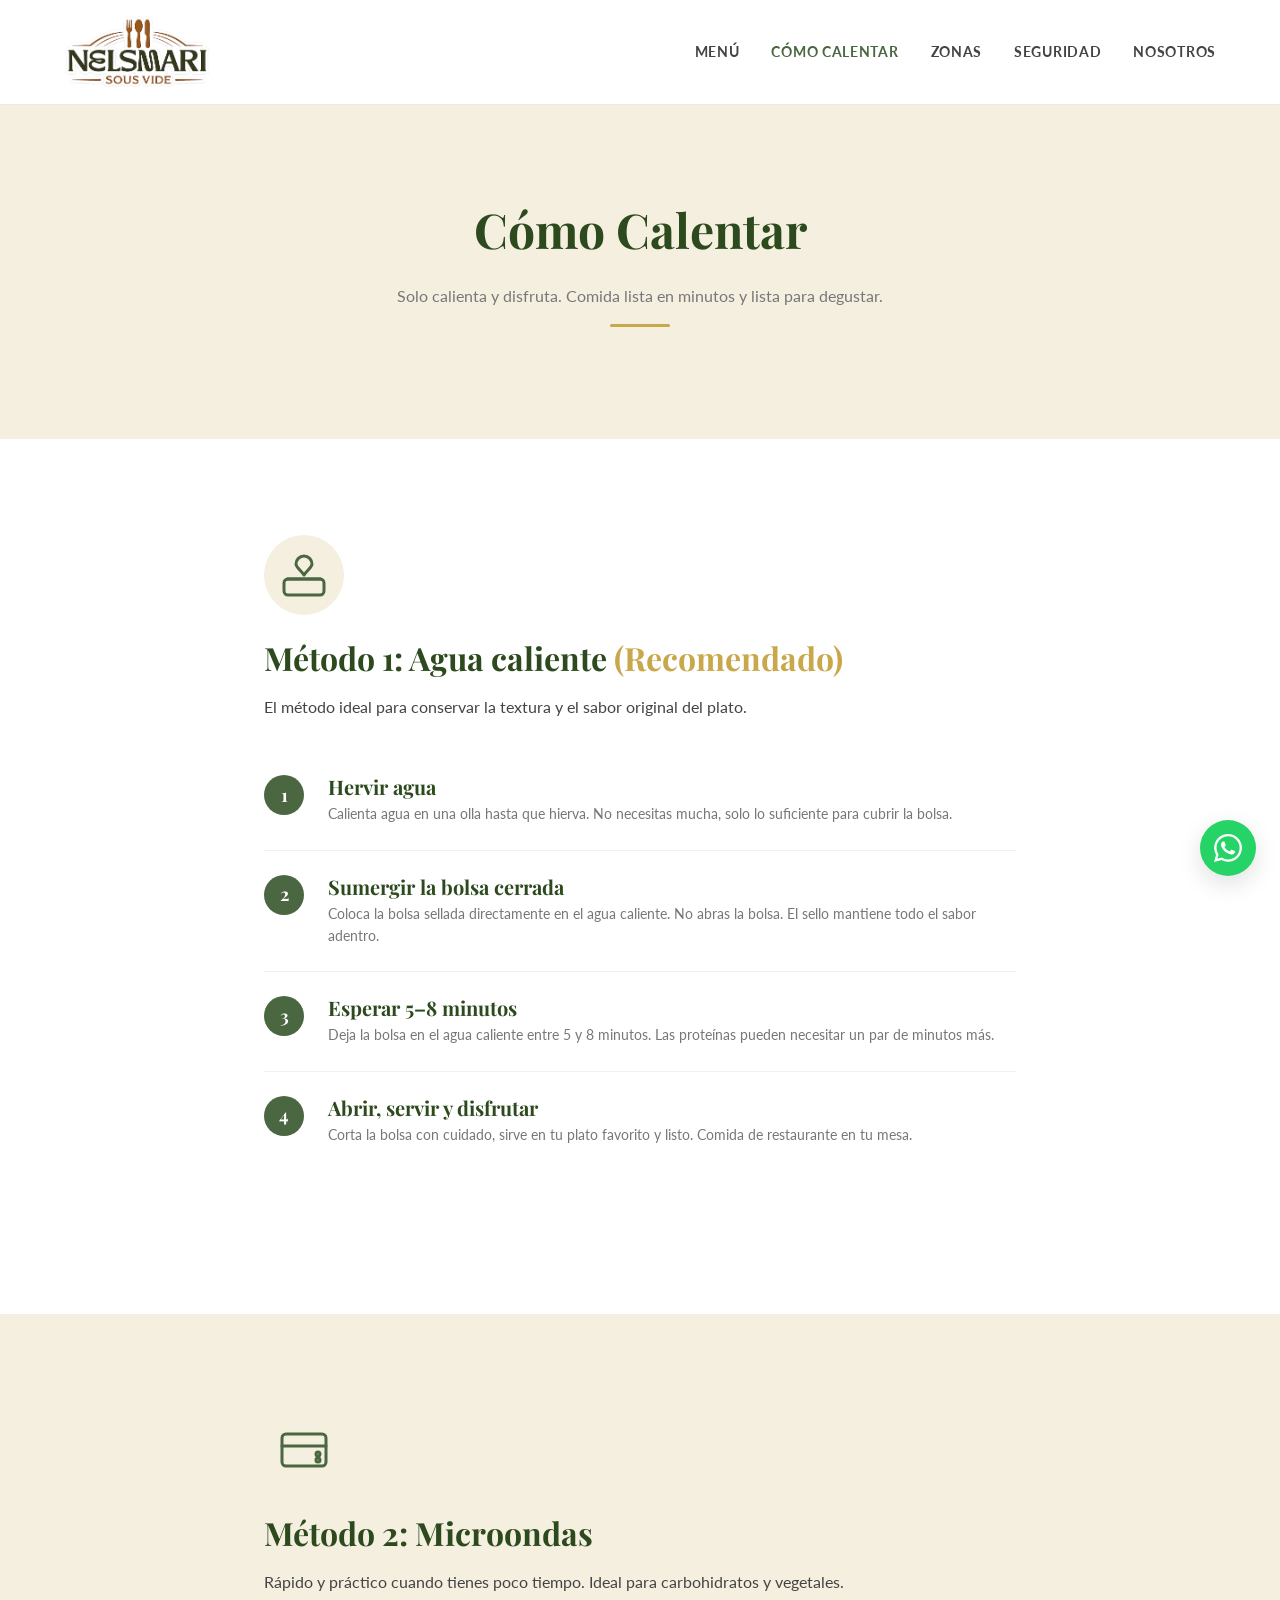
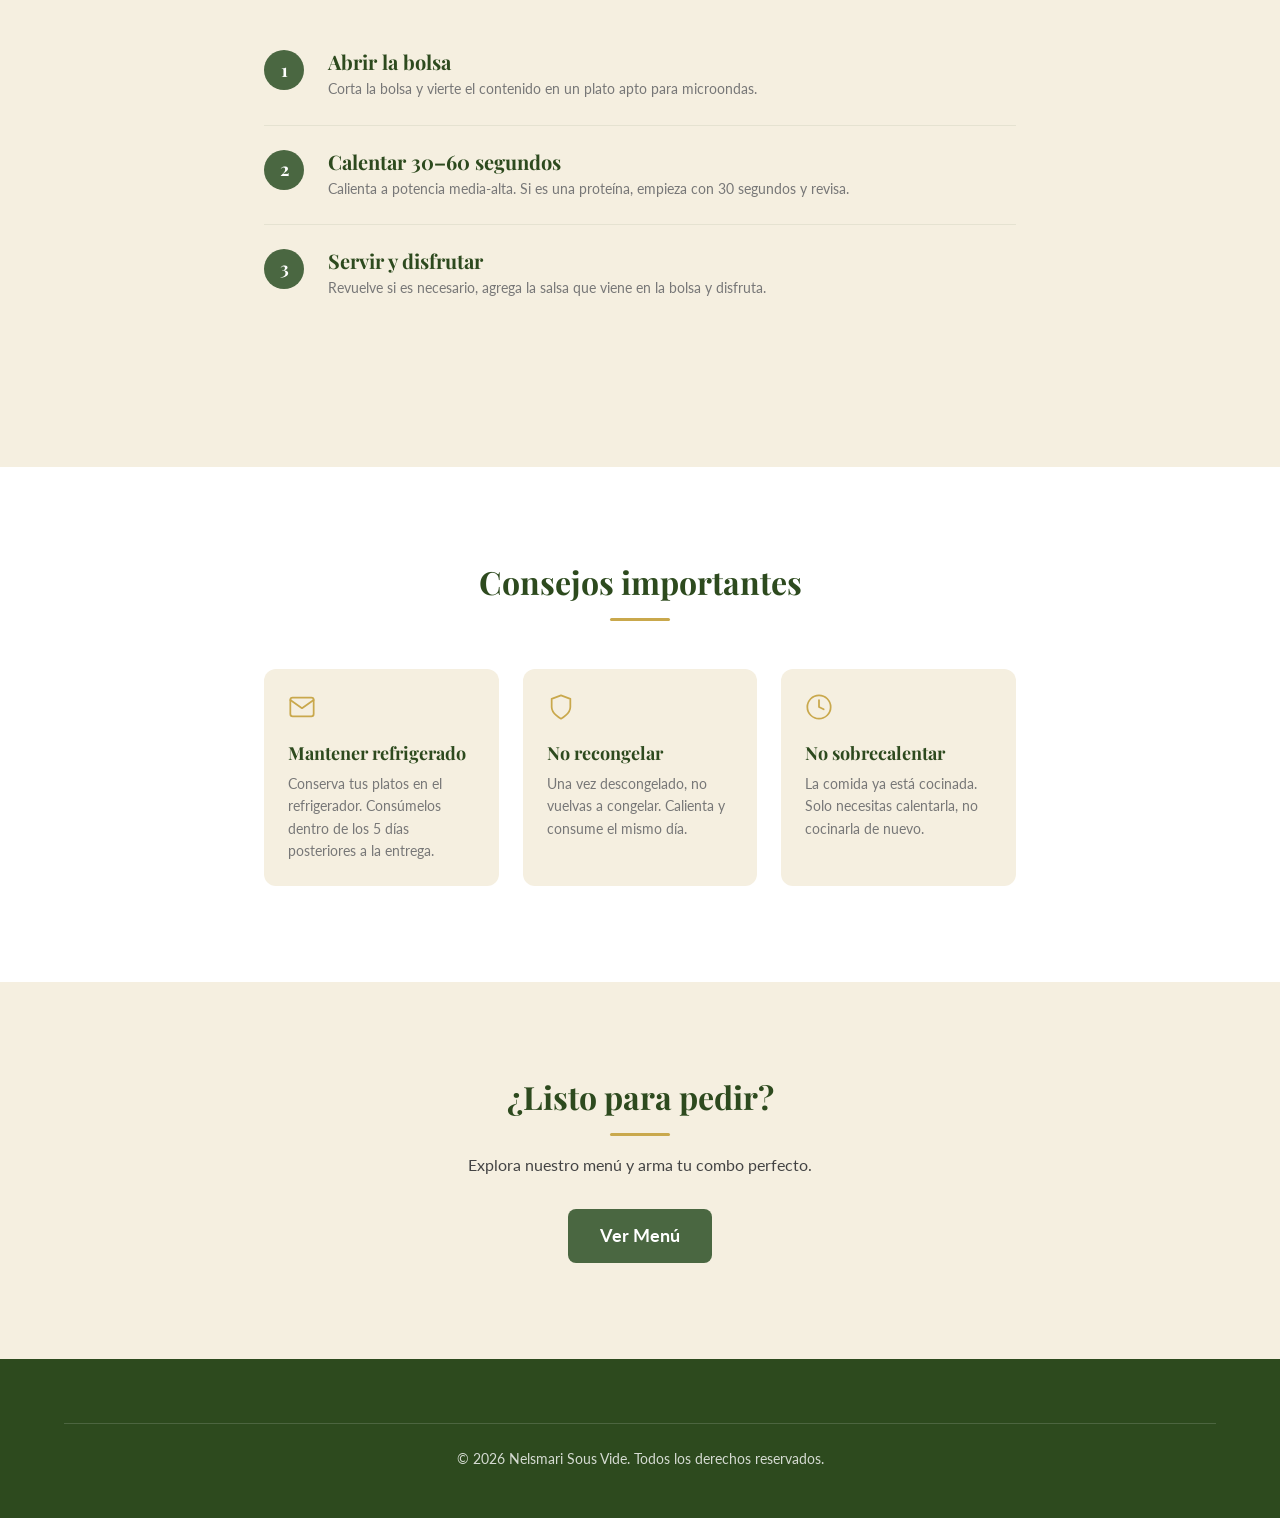
<file: sous-vide/como-calentar.html>
<!DOCTYPE html>
<html lang="es">
<head>
  <meta charset="UTF-8">
  <meta name="viewport" content="width=device-width, initial-scale=1.0">
  <title>Cómo Calentar - Nelsmari Sous Vide</title>
  <meta name="description" content="Guía rápida para calentar tu comida sous vide: agua caliente o microondas, lista en minutos.">
  <!-- Favicon -->
  <link rel="icon" type="image/png" sizes="32x32" href="/assets/img/ui/favicon-32.png">
  <link rel="apple-touch-icon" href="/assets/img/ui/apple-touch-icon.png">
  <link rel="manifest" href="/manifest.json">
  <!-- Open Graph -->
  <meta property="og:type" content="website">
  <meta property="og:title" content="Cómo Calentar - Nelsmari Sous Vide">
  <meta property="og:description" content="Guía rápida para calentar tu comida sous vide en minutos.">
  <meta property="og:url" content="https://nelsmari.com/sous-vide/como-calentar.html">
  <meta property="og:image" content="https://nelsmari.com/assets/img/ui/og-image.jpg">
  <meta property="og:locale" content="es_EC">
  <!-- Twitter Card -->
  <meta name="twitter:card" content="summary">
  <meta name="twitter:title" content="Cómo Calentar - Nelsmari Sous Vide">
  <meta name="twitter:description" content="Guía rápida para calentar tu comida sous vide en minutos.">
  <meta name="twitter:image" content="https://nelsmari.com/assets/img/ui/og-image.jpg">
  <link rel="canonical" href="https://nelsmari.com/sous-vide/como-calentar.html">
  <link rel="stylesheet" href="/assets/css/style.css">
</head>
<body>

  <a href="#main-content" class="skip-link">Saltar al contenido</a>

  <!-- Header -->
  <header class="header">
    <div class="header__inner">
      <a href="/" class="header__logo">
        <img src="/assets/img/ui/logo.webp" alt="Nelsmari Sous Vide" class="header__logo-img">
      </a>
      <nav class="header__nav">
        <a href="/sous-vide/">Menú</a>
        <a href="/sous-vide/como-calentar.html" class="is-active">Cómo calentar</a>
        <a href="/sous-vide/zonas.html">Zonas</a>
        <a href="/sous-vide/seguridad.html">Seguridad</a>
        <a href="/sous-vide/nosotros.html">Nosotros</a>
      </nav>
      <button class="header__menu-btn" aria-label="Abrir menú" onclick="document.getElementById('nav-mobile').classList.add('is-open')">
        <svg xmlns="http://www.w3.org/2000/svg" width="24" height="24" viewBox="0 0 24 24" fill="none" stroke="currentColor" stroke-width="2" stroke-linecap="round" stroke-linejoin="round"><line x1="3" y1="12" x2="21" y2="12"/><line x1="3" y1="6" x2="21" y2="6"/><line x1="3" y1="18" x2="21" y2="18"/></svg>
      </button>
    </div>
  </header>

  <!-- Mobile Nav -->
  <div class="nav-mobile" id="nav-mobile">
    <button class="nav-mobile__close" aria-label="Cerrar menú" onclick="document.getElementById('nav-mobile').classList.remove('is-open')">
      <svg xmlns="http://www.w3.org/2000/svg" width="28" height="28" viewBox="0 0 24 24" fill="none" stroke="currentColor" stroke-width="2" stroke-linecap="round" stroke-linejoin="round"><line x1="18" y1="6" x2="6" y2="18"/><line x1="6" y1="6" x2="18" y2="18"/></svg>
    </button>
    <a href="/">Inicio</a>
    <a href="/sous-vide/">Menú</a>
    <a href="/sous-vide/como-calentar.html">Cómo calentar</a>
    <a href="/sous-vide/zonas.html">Zonas de entrega</a>
    <a href="/sous-vide/seguridad.html">Seguridad y empaque</a>
    <a href="/sous-vide/nosotros.html">Nosotros</a>
  </div>

  <!-- Page Header -->
  <section class="section section--warm page-hero" id="main-content">
    <div class="container text-center">
      <h1>Cómo Calentar</h1>
      <p class="page-hero__subtitle">Solo calienta y disfruta. Comida lista en minutos y lista para degustar.</p>
      <div class="divider"></div>
    </div>
  </section>

  <!-- Método 1: Agua caliente -->
  <section class="section">
    <div class="container container--narrow">
      <div class="method">
        <div class="method__icon">
          <svg xmlns="http://www.w3.org/2000/svg" width="48" height="48" viewBox="0 0 24 24" fill="none" stroke="currentColor" stroke-width="1.5" stroke-linecap="round" stroke-linejoin="round">
            <path d="M12 12c-2-2.67-4-4-4-5.5a4 4 0 1 1 8 0c0 1.5-2 2.83-4 5.5z"/>
            <path d="M3.5 14h17"/><rect x="2" y="14" width="20" height="8" rx="2"/>
          </svg>
        </div>
        <h2>Método 1: Agua caliente <span class="text-accent">(Recomendado)</span></h2>
        <p>El método ideal para conservar la textura y el sabor original del plato.</p>
        <div class="steps-list">
          <div class="steps-list__item">
            <div class="steps-list__number">1</div>
            <div class="steps-list__content">
              <h3>Hervir agua</h3>
              <p>Calienta agua en una olla hasta que hierva. No necesitas mucha, solo lo suficiente para cubrir la bolsa.</p>
            </div>
          </div>
          <div class="steps-list__item">
            <div class="steps-list__number">2</div>
            <div class="steps-list__content">
              <h3>Sumergir la bolsa cerrada</h3>
              <p>Coloca la bolsa sellada directamente en el agua caliente. No abras la bolsa. El sello mantiene todo el sabor adentro.</p>
            </div>
          </div>
          <div class="steps-list__item">
            <div class="steps-list__number">3</div>
            <div class="steps-list__content">
              <h3>Esperar 5–8 minutos</h3>
              <p>Deja la bolsa en el agua caliente entre 5 y 8 minutos. Las proteínas pueden necesitar un par de minutos más.</p>
            </div>
          </div>
          <div class="steps-list__item">
            <div class="steps-list__number">4</div>
            <div class="steps-list__content">
              <h3>Abrir, servir y disfrutar</h3>
              <p>Corta la bolsa con cuidado, sirve en tu plato favorito y listo. Comida de restaurante en tu mesa.</p>
            </div>
          </div>
        </div>
      </div>
    </div>
  </section>

  <!-- Método 2: Microondas -->
  <section class="section section--warm">
    <div class="container container--narrow">
      <div class="method">
        <div class="method__icon">
          <svg xmlns="http://www.w3.org/2000/svg" width="48" height="48" viewBox="0 0 24 24" fill="none" stroke="currentColor" stroke-width="1.5" stroke-linecap="round" stroke-linejoin="round">
            <rect x="1" y="4" width="22" height="16" rx="2"/><line x1="1" y1="10" x2="23" y2="10"/>
            <circle cx="19" cy="14" r="1"/><circle cx="19" cy="17" r="1"/>
          </svg>
        </div>
        <h2>Método 2: Microondas</h2>
        <p>Rápido y práctico cuando tienes poco tiempo. Ideal para carbohidratos y vegetales.</p>
        <div class="steps-list">
          <div class="steps-list__item">
            <div class="steps-list__number">1</div>
            <div class="steps-list__content">
              <h3>Abrir la bolsa</h3>
              <p>Corta la bolsa y vierte el contenido en un plato apto para microondas.</p>
            </div>
          </div>
          <div class="steps-list__item">
            <div class="steps-list__number">2</div>
            <div class="steps-list__content">
              <h3>Calentar 30–60 segundos</h3>
              <p>Calienta a potencia media-alta. Si es una proteína, empieza con 30 segundos y revisa.</p>
            </div>
          </div>
          <div class="steps-list__item">
            <div class="steps-list__number">3</div>
            <div class="steps-list__content">
              <h3>Servir y disfrutar</h3>
              <p>Revuelve si es necesario, agrega la salsa que viene en la bolsa y disfruta.</p>
            </div>
          </div>
        </div>
      </div>
    </div>
  </section>

  <!-- Tips -->
  <section class="section">
    <div class="container container--narrow text-center">
      <h2>Consejos importantes</h2>
      <div class="divider"></div>
      <div class="tips-grid">
        <div class="tip-card">
          <svg xmlns="http://www.w3.org/2000/svg" width="28" height="28" viewBox="0 0 24 24" fill="none" stroke="currentColor" stroke-width="1.5" stroke-linecap="round" stroke-linejoin="round"><path d="M4 4h16c1.1 0 2 .9 2 2v12c0 1.1-.9 2-2 2H4c-1.1 0-2-.9-2-2V6c0-1.1.9-2 2-2z"/><polyline points="22,6 12,13 2,6"/></svg>
          <h4>Mantener refrigerado</h4>
          <p>Conserva tus platos en el refrigerador. Consúmelos dentro de los 5 días posteriores a la entrega.</p>
        </div>
        <div class="tip-card">
          <svg xmlns="http://www.w3.org/2000/svg" width="28" height="28" viewBox="0 0 24 24" fill="none" stroke="currentColor" stroke-width="1.5" stroke-linecap="round" stroke-linejoin="round"><path d="M12 22s8-4 8-10V5l-8-3-8 3v7c0 6 8 10 8 10z"/></svg>
          <h4>No recongelar</h4>
          <p>Una vez descongelado, no vuelvas a congelar. Calienta y consume el mismo día.</p>
        </div>
        <div class="tip-card">
          <svg xmlns="http://www.w3.org/2000/svg" width="28" height="28" viewBox="0 0 24 24" fill="none" stroke="currentColor" stroke-width="1.5" stroke-linecap="round" stroke-linejoin="round"><circle cx="12" cy="12" r="10"/><polyline points="12 6 12 12 16 14"/></svg>
          <h4>No sobrecalentar</h4>
          <p>La comida ya está cocinada. Solo necesitas calentarla, no cocinarla de nuevo.</p>
        </div>
      </div>
    </div>
  </section>

  <!-- CTA -->
  <section class="section section--warm text-center">
    <div class="container">
      <h2>¿Listo para pedir?</h2>
      <div class="divider"></div>
      <p style="max-width: 400px; margin: 0 auto var(--space-xl);">Explora nuestro menú y arma tu combo perfecto.</p>
      <a href="/sous-vide/" class="btn btn--primary btn--lg">Ver Menú</a>
    </div>
  </section>

  <!-- Footer -->
  <footer class="footer">
    <div class="container">
      <div class="footer__bottom">
        <p>&copy; 2026 Nelsmari Sous Vide. Todos los derechos reservados.</p>
      </div>
    </div>
  </footer>

  <!-- WhatsApp Float -->
  <a href="https://wa.me/593979316659" target="_blank" rel="noopener" class="whatsapp-float" aria-label="Pedir por WhatsApp">
    <svg xmlns="http://www.w3.org/2000/svg" width="28" height="28" viewBox="0 0 24 24" fill="currentColor"><path d="M17.472 14.382c-.297-.149-1.758-.867-2.03-.967-.273-.099-.471-.148-.67.15-.197.297-.767.966-.94 1.164-.173.199-.347.223-.644.075-.297-.15-1.255-.463-2.39-1.475-.883-.788-1.48-1.761-1.653-2.059-.173-.297-.018-.458.13-.606.134-.133.298-.347.446-.52.149-.174.198-.298.298-.497.099-.198.05-.371-.025-.52-.075-.149-.669-1.612-.916-2.207-.242-.579-.487-.5-.669-.51-.173-.008-.371-.01-.57-.01-.198 0-.52.074-.792.372-.272.297-1.04 1.016-1.04 2.479 0 1.462 1.065 2.875 1.213 3.074.149.198 2.096 3.2 5.077 4.487.709.306 1.262.489 1.694.625.712.227 1.36.195 1.871.118.571-.085 1.758-.719 2.006-1.413.248-.694.248-1.289.173-1.413-.074-.124-.272-.198-.57-.347m-5.421 7.403h-.004a9.87 9.87 0 01-5.031-1.378l-.361-.214-3.741.982.998-3.648-.235-.374a9.86 9.86 0 01-1.51-5.26c.001-5.45 4.436-9.884 9.888-9.884 2.64 0 5.122 1.03 6.988 2.898a9.825 9.825 0 012.893 6.994c-.003 5.45-4.437 9.884-9.885 9.884m8.413-18.297A11.815 11.815 0 0012.05 0C5.495 0 .16 5.335.157 11.892c0 2.096.547 4.142 1.588 5.945L.057 24l6.305-1.654a11.882 11.882 0 005.683 1.448h.005c6.554 0 11.89-5.335 11.893-11.893a11.821 11.821 0 00-3.48-8.413z"/></svg>
  </a>

  <script defer src="/assets/js/analytics.js"></script>
</body>
</html>
</file>
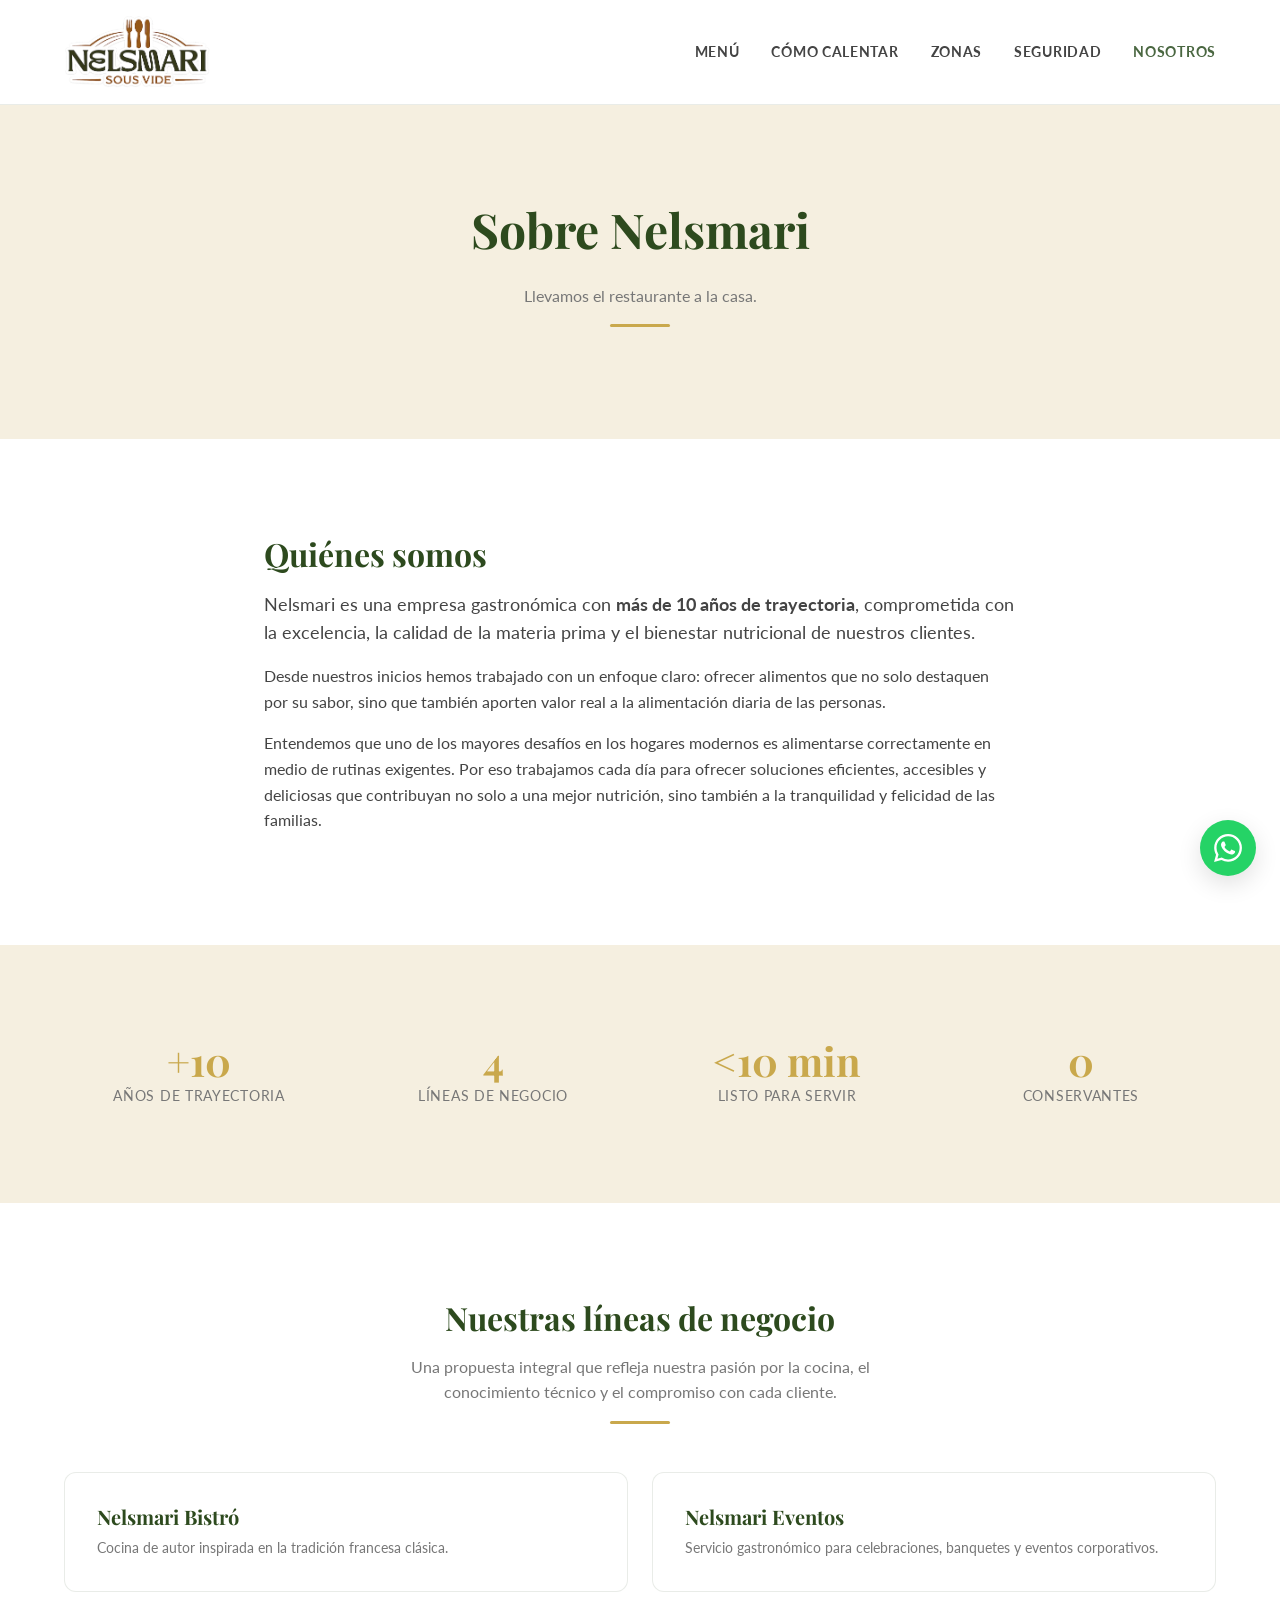
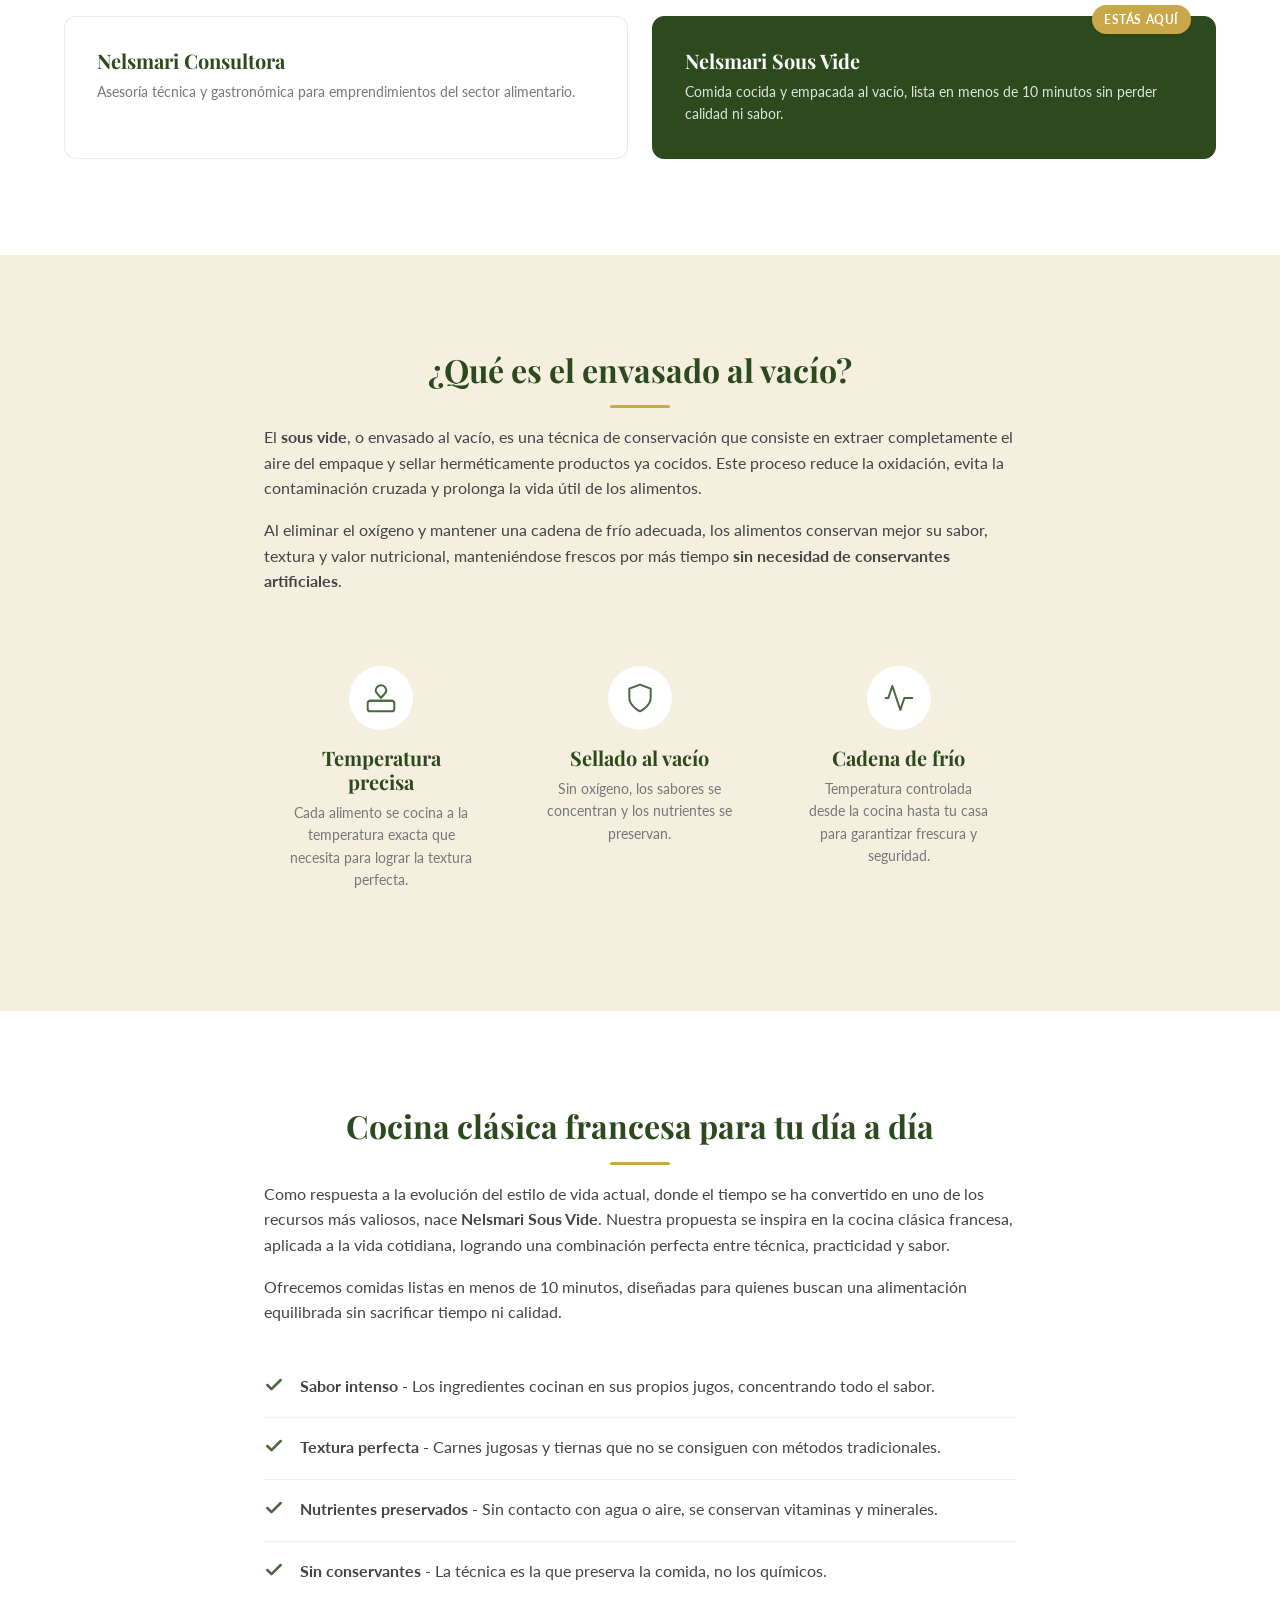
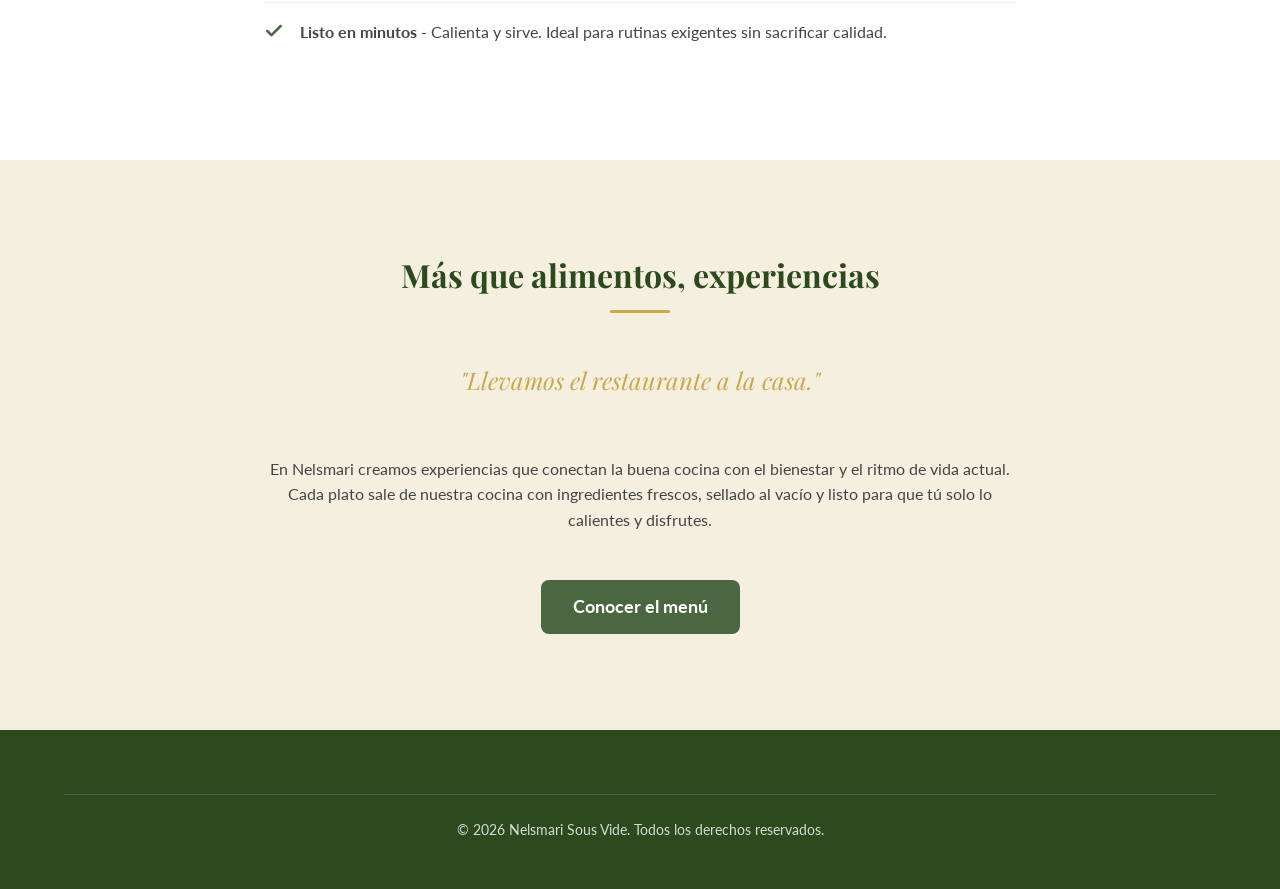
<file: sous-vide/nosotros.html>
<!DOCTYPE html>
<html lang="es">
<head>
  <meta charset="UTF-8">
  <meta name="viewport" content="width=device-width, initial-scale=1.0">
  <title>Sobre Nelsmari - Nelsmari Sous Vide</title>
  <meta name="description" content="Conoce la historia de Nelsmari: más de 10 años en gastronomía, cocina francesa clásica y comida sous vide lista en menos de 10 minutos.">
  <!-- Favicon -->
  <link rel="icon" type="image/png" sizes="32x32" href="/assets/img/ui/favicon-32.png">
  <link rel="apple-touch-icon" href="/assets/img/ui/apple-touch-icon.png">
  <link rel="manifest" href="/manifest.json">
  <!-- Open Graph -->
  <meta property="og:type" content="website">
  <meta property="og:title" content="Sobre Nelsmari - Nelsmari Sous Vide">
  <meta property="og:description" content="Más de 10 años de trayectoria gastronómica. Cocina francesa clásica aplicada a la vida cotidiana.">
  <meta property="og:url" content="https://nelsmari.com/sous-vide/nosotros.html">
  <meta property="og:image" content="https://nelsmari.com/assets/img/ui/og-image.jpg">
  <meta property="og:locale" content="es_EC">
  <!-- Twitter Card -->
  <meta name="twitter:card" content="summary">
  <meta name="twitter:title" content="Sobre Nelsmari - Nelsmari Sous Vide">
  <meta name="twitter:description" content="Más de 10 años de trayectoria gastronómica. Cocina francesa clásica aplicada a la vida cotidiana.">
  <meta name="twitter:image" content="https://nelsmari.com/assets/img/ui/og-image.jpg">
  <link rel="canonical" href="https://nelsmari.com/sous-vide/nosotros.html">
  <link rel="stylesheet" href="/assets/css/style.css">
</head>
<body>

  <a href="#main-content" class="skip-link">Saltar al contenido</a>

  <!-- Header -->
  <header class="header">
    <div class="header__inner">
      <a href="/" class="header__logo">
        <img src="/assets/img/ui/logo.webp" alt="Nelsmari Sous Vide" class="header__logo-img">
      </a>
      <nav class="header__nav">
        <a href="/sous-vide/">Menú</a>
        <a href="/sous-vide/como-calentar.html">Cómo calentar</a>
        <a href="/sous-vide/zonas.html">Zonas</a>
        <a href="/sous-vide/seguridad.html">Seguridad</a>
        <a href="/sous-vide/nosotros.html" class="is-active">Nosotros</a>
      </nav>
      <button class="header__menu-btn" aria-label="Abrir menú" onclick="document.getElementById('nav-mobile').classList.add('is-open')">
        <svg xmlns="http://www.w3.org/2000/svg" width="24" height="24" viewBox="0 0 24 24" fill="none" stroke="currentColor" stroke-width="2" stroke-linecap="round" stroke-linejoin="round"><line x1="3" y1="12" x2="21" y2="12"/><line x1="3" y1="6" x2="21" y2="6"/><line x1="3" y1="18" x2="21" y2="18"/></svg>
      </button>
    </div>
  </header>

  <!-- Mobile Nav -->
  <div class="nav-mobile" id="nav-mobile">
    <button class="nav-mobile__close" aria-label="Cerrar menú" onclick="document.getElementById('nav-mobile').classList.remove('is-open')">
      <svg xmlns="http://www.w3.org/2000/svg" width="28" height="28" viewBox="0 0 24 24" fill="none" stroke="currentColor" stroke-width="2" stroke-linecap="round" stroke-linejoin="round"><line x1="18" y1="6" x2="6" y2="18"/><line x1="6" y1="6" x2="18" y2="18"/></svg>
    </button>
    <a href="/">Inicio</a>
    <a href="/sous-vide/">Menú</a>
    <a href="/sous-vide/como-calentar.html">Cómo calentar</a>
    <a href="/sous-vide/zonas.html">Zonas de entrega</a>
    <a href="/sous-vide/seguridad.html">Seguridad y empaque</a>
    <a href="/sous-vide/nosotros.html">Nosotros</a>
  </div>

  <!-- Page Header -->
  <section class="section section--warm page-hero" id="main-content">
    <div class="container text-center">
      <h1>Sobre Nelsmari</h1>
      <p class="page-hero__subtitle">Llevamos el restaurante a la casa.</p>
      <div class="divider"></div>
    </div>
  </section>

  <!-- Quiénes somos -->
  <section class="section">
    <div class="container container--narrow">
      <h2>Quiénes somos</h2>
      <p class="text-lg">Nelsmari es una empresa gastronómica con <strong>más de 10 años de trayectoria</strong>, comprometida con la excelencia, la calidad de la materia prima y el bienestar nutricional de nuestros clientes.</p>
      <p>Desde nuestros inicios hemos trabajado con un enfoque claro: ofrecer alimentos que no solo destaquen por su sabor, sino que también aporten valor real a la alimentación diaria de las personas.</p>
      <p>Entendemos que uno de los mayores desafíos en los hogares modernos es alimentarse correctamente en medio de rutinas exigentes. Por eso trabajamos cada día para ofrecer soluciones eficientes, accesibles y deliciosas que contribuyan no solo a una mejor nutrición, sino también a la tranquilidad y felicidad de las familias.</p>
    </div>
  </section>

  <!-- Stats highlight -->
  <section class="section section--warm about-stats-section">
    <div class="container">
      <div class="about-stats">
        <div class="about-stat">
          <span class="about-stat__number">+10</span>
          <span class="about-stat__label">años de trayectoria</span>
        </div>
        <div class="about-stat">
          <span class="about-stat__number">4</span>
          <span class="about-stat__label">líneas de negocio</span>
        </div>
        <div class="about-stat">
          <span class="about-stat__number">&lt;10 min</span>
          <span class="about-stat__label">listo para servir</span>
        </div>
        <div class="about-stat">
          <span class="about-stat__number">0</span>
          <span class="about-stat__label">conservantes</span>
        </div>
      </div>
    </div>
  </section>

  <!-- Líneas de negocio -->
  <section class="section">
    <div class="container">
      <div class="text-center">
        <h2>Nuestras líneas de negocio</h2>
        <p class="page-hero__subtitle">Una propuesta integral que refleja nuestra pasión por la cocina, el conocimiento técnico y el compromiso con cada cliente.</p>
        <div class="divider"></div>
      </div>
      <div class="business-lines">
        <div class="business-line">
          <h3>Nelsmari Bistró</h3>
          <p>Cocina de autor inspirada en la tradición francesa clásica.</p>
        </div>
        <div class="business-line">
          <h3>Nelsmari Eventos</h3>
          <p>Servicio gastronómico para celebraciones, banquetes y eventos corporativos.</p>
        </div>
        <div class="business-line">
          <h3>Nelsmari Consultora</h3>
          <p>Asesoría técnica y gastronómica para emprendimientos del sector alimentario.</p>
        </div>
        <div class="business-line business-line--featured">
          <span class="business-line__badge">Estás aquí</span>
          <h3>Nelsmari Sous Vide</h3>
          <p>Comida cocida y empacada al vacío, lista en menos de 10 minutos sin perder calidad ni sabor.</p>
        </div>
      </div>
    </div>
  </section>

  <!-- ¿Qué es el envasado al vacío? -->
  <section class="section section--warm">
    <div class="container container--narrow">
      <h2 class="text-center">¿Qué es el envasado al vacío?</h2>
      <div class="divider"></div>
      <p>El <strong>sous vide</strong>, o envasado al vacío, es una técnica de conservación que consiste en extraer completamente el aire del empaque y sellar herméticamente productos ya cocidos. Este proceso reduce la oxidación, evita la contaminación cruzada y prolonga la vida útil de los alimentos.</p>
      <p>Al eliminar el oxígeno y mantener una cadena de frío adecuada, los alimentos conservan mejor su sabor, textura y valor nutricional, manteniéndose frescos por más tiempo <strong>sin necesidad de conservantes artificiales</strong>.</p>

      <div class="about-features">
        <div class="about-feature">
          <div class="about-feature__icon">
            <svg xmlns="http://www.w3.org/2000/svg" width="32" height="32" viewBox="0 0 24 24" fill="none" stroke="currentColor" stroke-width="1.5" stroke-linecap="round" stroke-linejoin="round"><path d="M12 12c-2-2.67-4-4-4-5.5a4 4 0 1 1 8 0c0 1.5-2 2.83-4 5.5z"/><path d="M3.5 14h17"/><rect x="2" y="14" width="20" height="8" rx="2"/></svg>
          </div>
          <h3>Temperatura precisa</h3>
          <p>Cada alimento se cocina a la temperatura exacta que necesita para lograr la textura perfecta.</p>
        </div>
        <div class="about-feature">
          <div class="about-feature__icon">
            <svg xmlns="http://www.w3.org/2000/svg" width="32" height="32" viewBox="0 0 24 24" fill="none" stroke="currentColor" stroke-width="1.5" stroke-linecap="round" stroke-linejoin="round"><path d="M12 22s8-4 8-10V5l-8-3-8 3v7c0 6 8 10 8 10z"/></svg>
          </div>
          <h3>Sellado al vacío</h3>
          <p>Sin oxígeno, los sabores se concentran y los nutrientes se preservan.</p>
        </div>
        <div class="about-feature">
          <div class="about-feature__icon">
            <svg xmlns="http://www.w3.org/2000/svg" width="32" height="32" viewBox="0 0 24 24" fill="none" stroke="currentColor" stroke-width="1.5" stroke-linecap="round" stroke-linejoin="round"><path d="M2 12h2l3-9 6 18 3-9h6"/></svg>
          </div>
          <h3>Cadena de frío</h3>
          <p>Temperatura controlada desde la cocina hasta tu casa para garantizar frescura y seguridad.</p>
        </div>
      </div>
    </div>
  </section>

  <!-- Cocina francesa para tu día a día -->
  <section class="section">
    <div class="container container--narrow">
      <h2 class="text-center">Cocina clásica francesa para tu día a día</h2>
      <div class="divider"></div>
      <p>Como respuesta a la evolución del estilo de vida actual, donde el tiempo se ha convertido en uno de los recursos más valiosos, nace <strong>Nelsmari Sous Vide</strong>. Nuestra propuesta se inspira en la cocina clásica francesa, aplicada a la vida cotidiana, logrando una combinación perfecta entre técnica, practicidad y sabor.</p>
      <p>Ofrecemos comidas listas en menos de 10 minutos, diseñadas para quienes buscan una alimentación equilibrada sin sacrificar tiempo ni calidad.</p>

      <div class="benefit-list">
        <div class="benefit-list__item">
          <span class="benefit-list__check">
            <svg xmlns="http://www.w3.org/2000/svg" width="20" height="20" viewBox="0 0 24 24" fill="none" stroke="currentColor" stroke-width="3" stroke-linecap="round" stroke-linejoin="round"><polyline points="20 6 9 17 4 12"/></svg>
          </span>
          <div>
            <strong>Sabor intenso</strong> - Los ingredientes cocinan en sus propios jugos, concentrando todo el sabor.
          </div>
        </div>
        <div class="benefit-list__item">
          <span class="benefit-list__check">
            <svg xmlns="http://www.w3.org/2000/svg" width="20" height="20" viewBox="0 0 24 24" fill="none" stroke="currentColor" stroke-width="3" stroke-linecap="round" stroke-linejoin="round"><polyline points="20 6 9 17 4 12"/></svg>
          </span>
          <div>
            <strong>Textura perfecta</strong> - Carnes jugosas y tiernas que no se consiguen con métodos tradicionales.
          </div>
        </div>
        <div class="benefit-list__item">
          <span class="benefit-list__check">
            <svg xmlns="http://www.w3.org/2000/svg" width="20" height="20" viewBox="0 0 24 24" fill="none" stroke="currentColor" stroke-width="3" stroke-linecap="round" stroke-linejoin="round"><polyline points="20 6 9 17 4 12"/></svg>
          </span>
          <div>
            <strong>Nutrientes preservados</strong> - Sin contacto con agua o aire, se conservan vitaminas y minerales.
          </div>
        </div>
        <div class="benefit-list__item">
          <span class="benefit-list__check">
            <svg xmlns="http://www.w3.org/2000/svg" width="20" height="20" viewBox="0 0 24 24" fill="none" stroke="currentColor" stroke-width="3" stroke-linecap="round" stroke-linejoin="round"><polyline points="20 6 9 17 4 12"/></svg>
          </span>
          <div>
            <strong>Sin conservantes</strong> - La técnica es la que preserva la comida, no los químicos.
          </div>
        </div>
        <div class="benefit-list__item">
          <span class="benefit-list__check">
            <svg xmlns="http://www.w3.org/2000/svg" width="20" height="20" viewBox="0 0 24 24" fill="none" stroke="currentColor" stroke-width="3" stroke-linecap="round" stroke-linejoin="round"><polyline points="20 6 9 17 4 12"/></svg>
          </span>
          <div>
            <strong>Listo en minutos</strong> - Calienta y sirve. Ideal para rutinas exigentes sin sacrificar calidad.
          </div>
        </div>
      </div>
    </div>
  </section>

  <!-- Promesa -->
  <section class="section section--warm">
    <div class="container container--narrow text-center">
      <h2>Más que alimentos, experiencias</h2>
      <div class="divider"></div>
      <blockquote class="promise-quote">
        "Llevamos el restaurante a la casa."
      </blockquote>
      <p>En Nelsmari creamos experiencias que conectan la buena cocina con el bienestar y el ritmo de vida actual. Cada plato sale de nuestra cocina con ingredientes frescos, sellado al vacío y listo para que tú solo lo calientes y disfrutes.</p>
      <a href="/sous-vide/" class="btn btn--primary btn--lg" style="margin-top: var(--space-xl);">Conocer el menú</a>
    </div>
  </section>

  <!-- Footer -->
  <footer class="footer">
    <div class="container">
      <div class="footer__bottom">
        <p>&copy; 2026 Nelsmari Sous Vide. Todos los derechos reservados.</p>
      </div>
    </div>
  </footer>

  <!-- WhatsApp Float -->
  <a href="https://wa.me/593979316659" target="_blank" rel="noopener" class="whatsapp-float" aria-label="Pedir por WhatsApp">
    <svg xmlns="http://www.w3.org/2000/svg" width="28" height="28" viewBox="0 0 24 24" fill="currentColor"><path d="M17.472 14.382c-.297-.149-1.758-.867-2.03-.967-.273-.099-.471-.148-.67.15-.197.297-.767.966-.94 1.164-.173.199-.347.223-.644.075-.297-.15-1.255-.463-2.39-1.475-.883-.788-1.48-1.761-1.653-2.059-.173-.297-.018-.458.13-.606.134-.133.298-.347.446-.52.149-.174.198-.298.298-.497.099-.198.05-.371-.025-.52-.075-.149-.669-1.612-.916-2.207-.242-.579-.487-.5-.669-.51-.173-.008-.371-.01-.57-.01-.198 0-.52.074-.792.372-.272.297-1.04 1.016-1.04 2.479 0 1.462 1.065 2.875 1.213 3.074.149.198 2.096 3.2 5.077 4.487.709.306 1.262.489 1.694.625.712.227 1.36.195 1.871.118.571-.085 1.758-.719 2.006-1.413.248-.694.248-1.289.173-1.413-.074-.124-.272-.198-.57-.347m-5.421 7.403h-.004a9.87 9.87 0 01-5.031-1.378l-.361-.214-3.741.982.998-3.648-.235-.374a9.86 9.86 0 01-1.51-5.26c.001-5.45 4.436-9.884 9.888-9.884 2.64 0 5.122 1.03 6.988 2.898a9.825 9.825 0 012.893 6.994c-.003 5.45-4.437 9.884-9.885 9.884m8.413-18.297A11.815 11.815 0 0012.05 0C5.495 0 .16 5.335.157 11.892c0 2.096.547 4.142 1.588 5.945L.057 24l6.305-1.654a11.882 11.882 0 005.683 1.448h.005c6.554 0 11.89-5.335 11.893-11.893a11.821 11.821 0 00-3.48-8.413z"/></svg>
  </a>

  <script defer src="/assets/js/analytics.js"></script>
</body>
</html>
</file>
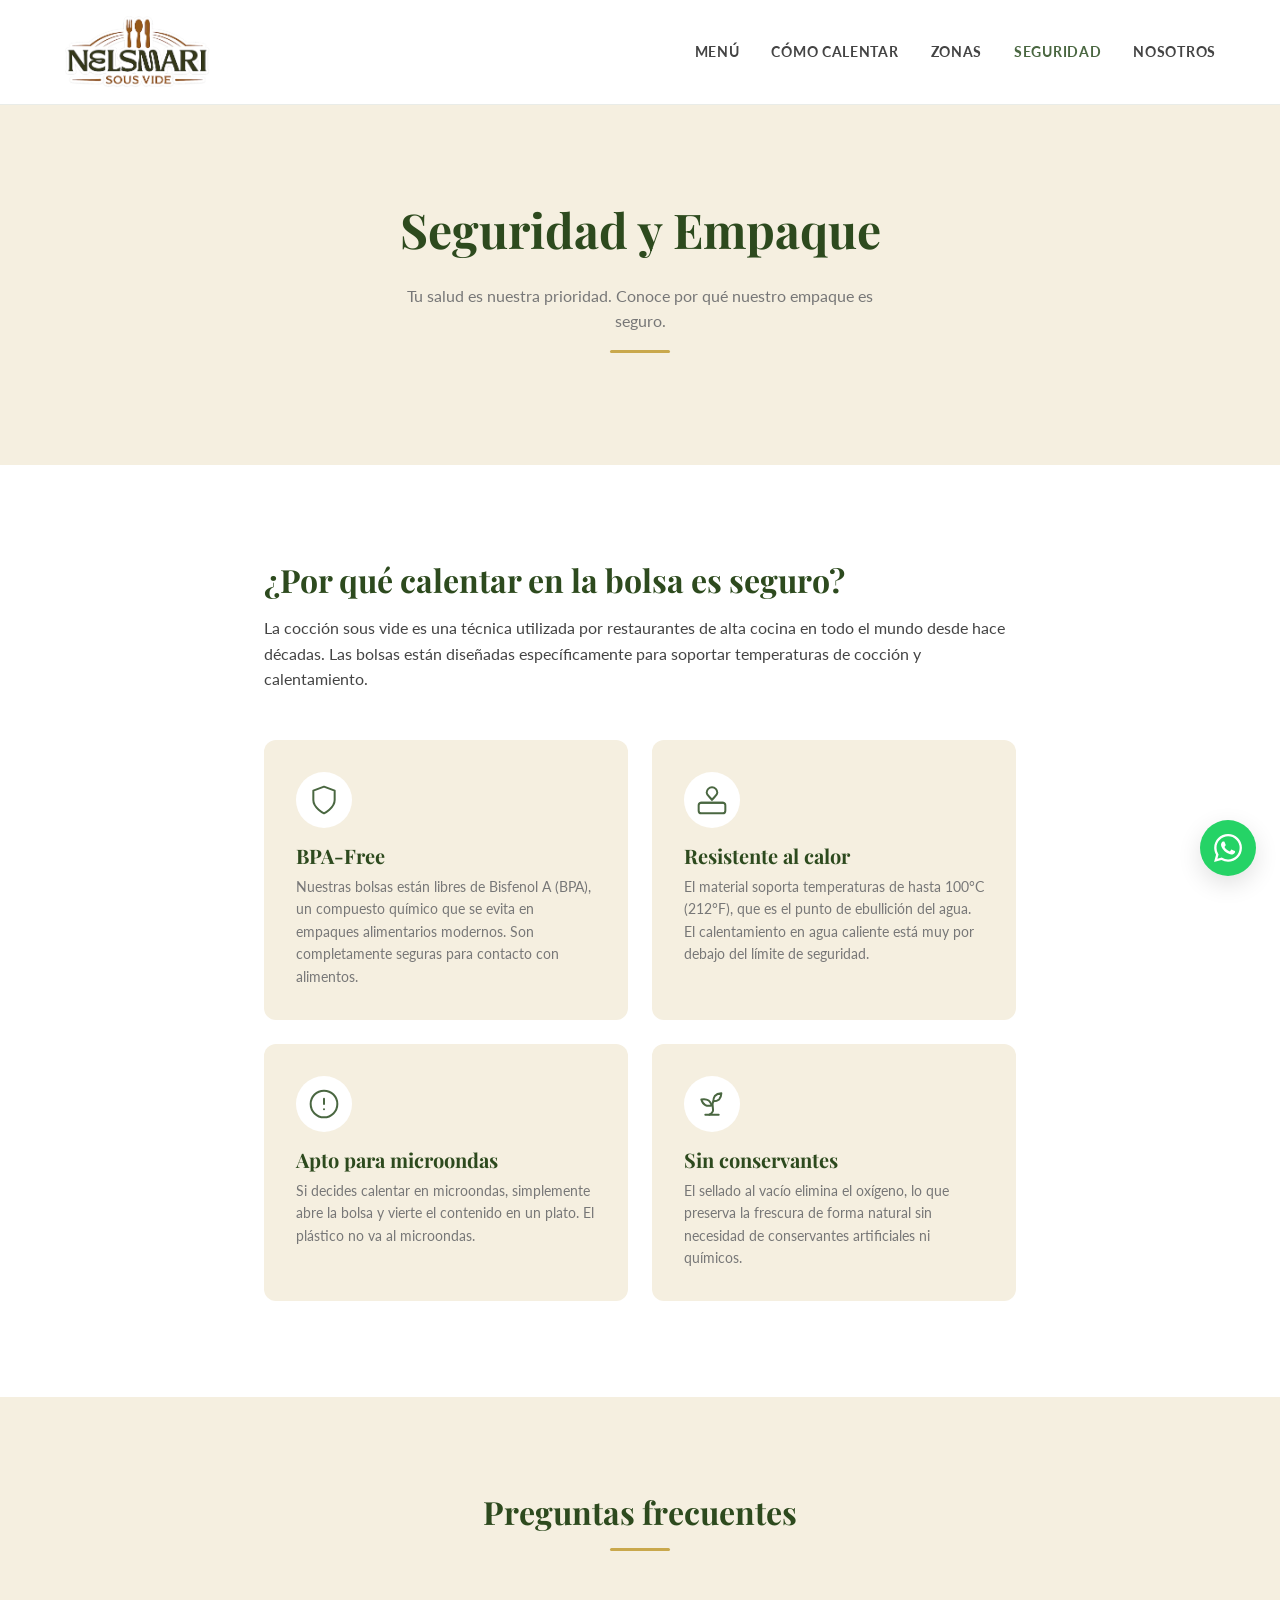
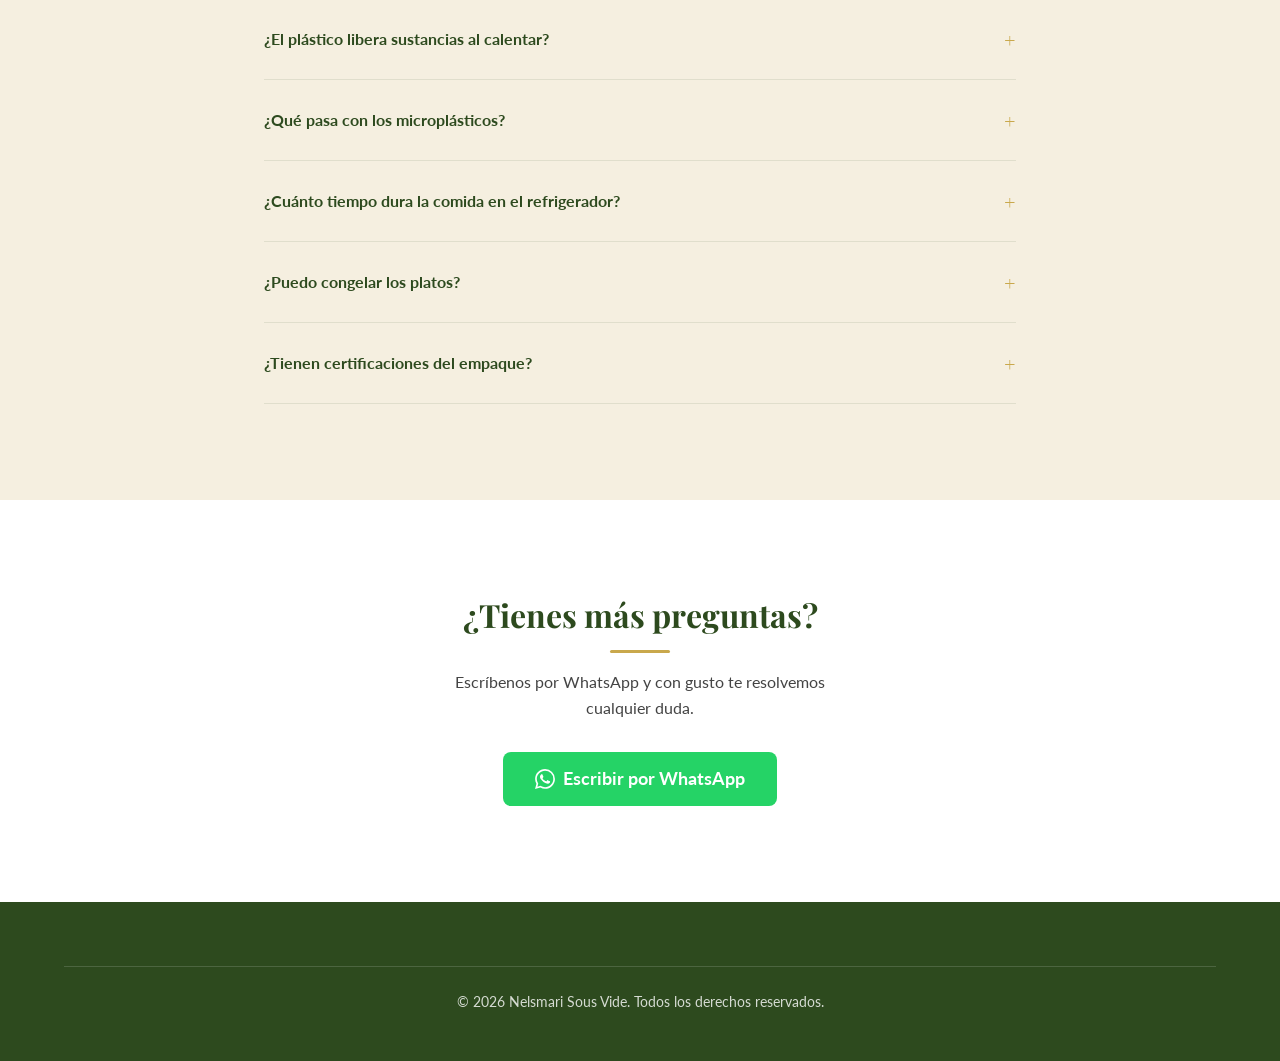
<file: sous-vide/seguridad.html>
<!DOCTYPE html>
<html lang="es">
<head>
  <meta charset="UTF-8">
  <meta name="viewport" content="width=device-width, initial-scale=1.0">
  <title>Seguridad y Empaque - Nelsmari Sous Vide</title>
  <meta name="description" content="Información sobre la seguridad alimentaria y el empaque utilizado en Nelsmari Sous Vide. BPA-free, apto para calentar.">
  <!-- Favicon -->
  <link rel="icon" type="image/png" sizes="32x32" href="/assets/img/ui/favicon-32.png">
  <link rel="apple-touch-icon" href="/assets/img/ui/apple-touch-icon.png">
  <link rel="manifest" href="/manifest.json">
  <!-- Open Graph -->
  <meta property="og:type" content="website">
  <meta property="og:title" content="Seguridad y Empaque - Nelsmari Sous Vide">
  <meta property="og:description" content="Información sobre seguridad alimentaria y empaque BPA-free.">
  <meta property="og:url" content="https://nelsmari.com/sous-vide/seguridad.html">
  <meta property="og:image" content="https://nelsmari.com/assets/img/ui/og-image.jpg">
  <meta property="og:locale" content="es_EC">
  <!-- Twitter Card -->
  <meta name="twitter:card" content="summary">
  <meta name="twitter:title" content="Seguridad y Empaque - Nelsmari Sous Vide">
  <meta name="twitter:description" content="Información sobre seguridad alimentaria y empaque BPA-free.">
  <meta name="twitter:image" content="https://nelsmari.com/assets/img/ui/og-image.jpg">
  <link rel="canonical" href="https://nelsmari.com/sous-vide/seguridad.html">
  <link rel="stylesheet" href="/assets/css/style.css">
</head>
<body>

  <a href="#main-content" class="skip-link">Saltar al contenido</a>

  <!-- Header -->
  <header class="header">
    <div class="header__inner">
      <a href="/" class="header__logo">
        <img src="/assets/img/ui/logo.webp" alt="Nelsmari Sous Vide" class="header__logo-img">
      </a>
      <nav class="header__nav">
        <a href="/sous-vide/">Menú</a>
        <a href="/sous-vide/como-calentar.html">Cómo calentar</a>
        <a href="/sous-vide/zonas.html">Zonas</a>
        <a href="/sous-vide/seguridad.html" class="is-active">Seguridad</a>
        <a href="/sous-vide/nosotros.html">Nosotros</a>
      </nav>
      <button class="header__menu-btn" aria-label="Abrir menú" onclick="document.getElementById('nav-mobile').classList.add('is-open')">
        <svg xmlns="http://www.w3.org/2000/svg" width="24" height="24" viewBox="0 0 24 24" fill="none" stroke="currentColor" stroke-width="2" stroke-linecap="round" stroke-linejoin="round"><line x1="3" y1="12" x2="21" y2="12"/><line x1="3" y1="6" x2="21" y2="6"/><line x1="3" y1="18" x2="21" y2="18"/></svg>
      </button>
    </div>
  </header>

  <!-- Mobile Nav -->
  <div class="nav-mobile" id="nav-mobile">
    <button class="nav-mobile__close" aria-label="Cerrar menú" onclick="document.getElementById('nav-mobile').classList.remove('is-open')">
      <svg xmlns="http://www.w3.org/2000/svg" width="28" height="28" viewBox="0 0 24 24" fill="none" stroke="currentColor" stroke-width="2" stroke-linecap="round" stroke-linejoin="round"><line x1="18" y1="6" x2="6" y2="18"/><line x1="6" y1="6" x2="18" y2="18"/></svg>
    </button>
    <a href="/">Inicio</a>
    <a href="/sous-vide/">Menú</a>
    <a href="/sous-vide/como-calentar.html">Cómo calentar</a>
    <a href="/sous-vide/zonas.html">Zonas de entrega</a>
    <a href="/sous-vide/seguridad.html">Seguridad y empaque</a>
    <a href="/sous-vide/nosotros.html">Nosotros</a>
  </div>

  <!-- Page Header -->
  <section class="section section--warm page-hero" id="main-content">
    <div class="container text-center">
      <h1>Seguridad y Empaque</h1>
      <p class="page-hero__subtitle">Tu salud es nuestra prioridad. Conoce por qué nuestro empaque es seguro.</p>
      <div class="divider"></div>
    </div>
  </section>

  <!-- ¿Es seguro? -->
  <section class="section">
    <div class="container container--narrow">
      <h2>¿Por qué calentar en la bolsa es seguro?</h2>
      <p>La cocción sous vide es una técnica utilizada por restaurantes de alta cocina en todo el mundo desde hace décadas. Las bolsas están diseñadas específicamente para soportar temperaturas de cocción y calentamiento.</p>

      <div class="info-cards">
        <div class="info-card">
          <div class="info-card__icon">
            <svg xmlns="http://www.w3.org/2000/svg" width="32" height="32" viewBox="0 0 24 24" fill="none" stroke="currentColor" stroke-width="1.5" stroke-linecap="round" stroke-linejoin="round"><path d="M12 22s8-4 8-10V5l-8-3-8 3v7c0 6 8 10 8 10z"/></svg>
          </div>
          <h3>BPA-Free</h3>
          <p>Nuestras bolsas están libres de Bisfenol A (BPA), un compuesto químico que se evita en empaques alimentarios modernos. Son completamente seguras para contacto con alimentos.</p>
        </div>

        <div class="info-card">
          <div class="info-card__icon">
            <svg xmlns="http://www.w3.org/2000/svg" width="32" height="32" viewBox="0 0 24 24" fill="none" stroke="currentColor" stroke-width="1.5" stroke-linecap="round" stroke-linejoin="round"><path d="M12 12c-2-2.67-4-4-4-5.5a4 4 0 1 1 8 0c0 1.5-2 2.83-4 5.5z"/><path d="M3.5 14h17"/><rect x="2" y="14" width="20" height="8" rx="2"/></svg>
          </div>
          <h3>Resistente al calor</h3>
          <p>El material soporta temperaturas de hasta 100°C (212°F), que es el punto de ebullición del agua. El calentamiento en agua caliente está muy por debajo del límite de seguridad.</p>
        </div>

        <div class="info-card">
          <div class="info-card__icon">
            <svg xmlns="http://www.w3.org/2000/svg" width="32" height="32" viewBox="0 0 24 24" fill="none" stroke="currentColor" stroke-width="1.5" stroke-linecap="round" stroke-linejoin="round"><circle cx="12" cy="12" r="10"/><line x1="12" y1="8" x2="12" y2="12"/><line x1="12" y1="16" x2="12.01" y2="16"/></svg>
          </div>
          <h3>Apto para microondas</h3>
          <p>Si decides calentar en microondas, simplemente abre la bolsa y vierte el contenido en un plato. El plástico no va al microondas.</p>
        </div>

        <div class="info-card">
          <div class="info-card__icon">
            <svg xmlns="http://www.w3.org/2000/svg" width="32" height="32" viewBox="0 0 24 24" fill="none" stroke="currentColor" stroke-width="1.5" stroke-linecap="round" stroke-linejoin="round"><path d="M7 20h10"/><path d="M10 20c5.5-2.5.8-6.4 3-10"/><path d="M9.5 9.4c1.1.8 1.8 2.2 2.3 3.7-2 .4-3.5.4-4.8-.3-1.2-.6-2.3-1.9-3-4.2 2.8-.5 4.4 0 5.5.8z"/><path d="M14.1 6a7 7 0 0 0-1.1 4c1.9-.1 3.3-.6 4.3-1.4 1-1 1.6-2.3 1.7-4.6-2.7.1-4 1-4.9 2z"/></svg>
          </div>
          <h3>Sin conservantes</h3>
          <p>El sellado al vacío elimina el oxígeno, lo que preserva la frescura de forma natural sin necesidad de conservantes artificiales ni químicos.</p>
        </div>
      </div>
    </div>
  </section>

  <!-- FAQ -->
  <section class="section section--warm">
    <div class="container container--narrow">
      <h2 class="text-center">Preguntas frecuentes</h2>
      <div class="divider"></div>
      <div class="faq-list">
        <details class="faq-item">
          <summary class="faq-item__question">¿El plástico libera sustancias al calentar?</summary>
          <p class="faq-item__answer">No. Las bolsas que utilizamos están fabricadas con polietileno de baja densidad (LDPE) o polipropileno (PP), materiales aprobados internacionalmente para contacto con alimentos a temperaturas de cocción. No contienen BPA, ftalatos ni otros compuestos nocivos.</p>
        </details>
        <details class="faq-item">
          <summary class="faq-item__question">¿Qué pasa con los microplásticos?</summary>
          <p class="faq-item__answer">Los estudios científicos indican que las bolsas de grado alimentario utilizadas en sous vide no liberan microplásticos en las condiciones normales de uso (temperaturas menores a 100°C y tiempos cortos de calentamiento).</p>
        </details>
        <details class="faq-item">
          <summary class="faq-item__question">¿Cuánto tiempo dura la comida en el refrigerador?</summary>
          <p class="faq-item__answer">Sellada al vacío y refrigerada, la comida se conserva en óptimas condiciones hasta 5 días después de la entrega. Una vez abierta, consúmela el mismo día.</p>
        </details>
        <details class="faq-item">
          <summary class="faq-item__question">¿Puedo congelar los platos?</summary>
          <p class="faq-item__answer">Sí. Si no planeas consumir la comida en los próximos días, puedes congelarla sellada. Para descongelar, pasa la bolsa al refrigerador la noche anterior y calienta normalmente al día siguiente.</p>
        </details>
        <details class="faq-item">
          <summary class="faq-item__question">¿Tienen certificaciones del empaque?</summary>
          <div class="faq-item__answer">
            <p>Sí. Nuestro proveedor de empaques, <strong>GreenPak</strong>, cuenta con las siguientes certificaciones vigentes:</p>
            <ul class="cert-list">
              <li>
                <strong>EU Migration Test (2025)</strong> - Prueba de migración conforme a la normativa europea para materiales en contacto con alimentos.
                <a href="/assets/docs/greenpak-eu-migration-2025.pdf" target="_blank" rel="noopener">Ver certificado</a>
              </li>
              <li>
                <strong>PFAS-Free (2026)</strong> - Certificación de ausencia de sustancias perfluoroalquiladas (PFAS), también conocidas como "químicos eternos".
                <a href="/assets/docs/greenpak-pfas-2026.pdf" target="_blank" rel="noopener">Ver certificado</a>
              </li>
              <li>
                <strong>SQF - Safe Quality Food (2026)</strong> - Certificación internacional de calidad y seguridad alimentaria reconocida por GFSI.
                <a href="/assets/docs/greenpak-sqf-2026.pdf" target="_blank" rel="noopener">Ver certificado</a>
              </li>
            </ul>
          </div>
        </details>
      </div>
    </div>
  </section>

  <!-- CTA -->
  <section class="section text-center">
    <div class="container">
      <h2>¿Tienes más preguntas?</h2>
      <div class="divider"></div>
      <p style="max-width: 400px; margin: 0 auto var(--space-xl);">Escríbenos por WhatsApp y con gusto te resolvemos cualquier duda.</p>
      <a href="https://wa.me/593979316659" target="_blank" rel="noopener" class="btn btn--whatsapp btn--lg">
        <svg xmlns="http://www.w3.org/2000/svg" width="20" height="20" viewBox="0 0 24 24" fill="currentColor"><path d="M17.472 14.382c-.297-.149-1.758-.867-2.03-.967-.273-.099-.471-.148-.67.15-.197.297-.767.966-.94 1.164-.173.199-.347.223-.644.075-.297-.15-1.255-.463-2.39-1.475-.883-.788-1.48-1.761-1.653-2.059-.173-.297-.018-.458.13-.606.134-.133.298-.347.446-.52.149-.174.198-.298.298-.497.099-.198.05-.371-.025-.52-.075-.149-.669-1.612-.916-2.207-.242-.579-.487-.5-.669-.51-.173-.008-.371-.01-.57-.01-.198 0-.52.074-.792.372-.272.297-1.04 1.016-1.04 2.479 0 1.462 1.065 2.875 1.213 3.074.149.198 2.096 3.2 5.077 4.487.709.306 1.262.489 1.694.625.712.227 1.36.195 1.871.118.571-.085 1.758-.719 2.006-1.413.248-.694.248-1.289.173-1.413-.074-.124-.272-.198-.57-.347m-5.421 7.403h-.004a9.87 9.87 0 01-5.031-1.378l-.361-.214-3.741.982.998-3.648-.235-.374a9.86 9.86 0 01-1.51-5.26c.001-5.45 4.436-9.884 9.888-9.884 2.64 0 5.122 1.03 6.988 2.898a9.825 9.825 0 012.893 6.994c-.003 5.45-4.437 9.884-9.885 9.884m8.413-18.297A11.815 11.815 0 0012.05 0C5.495 0 .16 5.335.157 11.892c0 2.096.547 4.142 1.588 5.945L.057 24l6.305-1.654a11.882 11.882 0 005.683 1.448h.005c6.554 0 11.89-5.335 11.893-11.893a11.821 11.821 0 00-3.48-8.413z"/></svg>
        Escribir por WhatsApp
      </a>
    </div>
  </section>

  <!-- Footer -->
  <footer class="footer">
    <div class="container">
      <div class="footer__bottom">
        <p>&copy; 2026 Nelsmari Sous Vide. Todos los derechos reservados.</p>
      </div>
    </div>
  </footer>

  <!-- WhatsApp Float -->
  <a href="https://wa.me/593979316659" target="_blank" rel="noopener" class="whatsapp-float" aria-label="Pedir por WhatsApp">
    <svg xmlns="http://www.w3.org/2000/svg" width="28" height="28" viewBox="0 0 24 24" fill="currentColor"><path d="M17.472 14.382c-.297-.149-1.758-.867-2.03-.967-.273-.099-.471-.148-.67.15-.197.297-.767.966-.94 1.164-.173.199-.347.223-.644.075-.297-.15-1.255-.463-2.39-1.475-.883-.788-1.48-1.761-1.653-2.059-.173-.297-.018-.458.13-.606.134-.133.298-.347.446-.52.149-.174.198-.298.298-.497.099-.198.05-.371-.025-.52-.075-.149-.669-1.612-.916-2.207-.242-.579-.487-.5-.669-.51-.173-.008-.371-.01-.57-.01-.198 0-.52.074-.792.372-.272.297-1.04 1.016-1.04 2.479 0 1.462 1.065 2.875 1.213 3.074.149.198 2.096 3.2 5.077 4.487.709.306 1.262.489 1.694.625.712.227 1.36.195 1.871.118.571-.085 1.758-.719 2.006-1.413.248-.694.248-1.289.173-1.413-.074-.124-.272-.198-.57-.347m-5.421 7.403h-.004a9.87 9.87 0 01-5.031-1.378l-.361-.214-3.741.982.998-3.648-.235-.374a9.86 9.86 0 01-1.51-5.26c.001-5.45 4.436-9.884 9.888-9.884 2.64 0 5.122 1.03 6.988 2.898a9.825 9.825 0 012.893 6.994c-.003 5.45-4.437 9.884-9.885 9.884m8.413-18.297A11.815 11.815 0 0012.05 0C5.495 0 .16 5.335.157 11.892c0 2.096.547 4.142 1.588 5.945L.057 24l6.305-1.654a11.882 11.882 0 005.683 1.448h.005c6.554 0 11.89-5.335 11.893-11.893a11.821 11.821 0 00-3.48-8.413z"/></svg>
  </a>

  <script defer src="/assets/js/analytics.js"></script>
</body>
</html>
</file>
<file: assets/css/style.css>
/* ============================================
   NELSMARI SOUS VIDE - Design System v1.0
   ============================================ */

/* --- Google Fonts --- */
@import url('https://fonts.googleapis.com/css2?family=Lato:wght@300;400;700&family=Playfair+Display:ital,wght@0,400;0,700;1,400&display=swap');

/* --- CSS Custom Properties --- */
:root {
  /* Colors */
  --color-primary: #2D4A1E;
  --color-primary-rgb: 45, 74, 30;
  --color-secondary: #4A6741;
  --color-secondary-rgb: 74, 103, 65;
  --color-accent: #C9A84C;
  --color-accent-rgb: 201, 168, 76;
  --color-bg-warm: #F5EFE0;
  --color-bg-white: #FFFFFF;
  --color-text: #444444;
  --color-text-dark: #2D4A1E;
  --color-text-light: #777777;
  --color-white: #FFFFFF;
  --color-error: #C0392B;
  --color-success: #27AE60;

  /* Typography */
  --font-display: 'Playfair Display', Georgia, 'Times New Roman', serif;
  --font-body: 'Lato', 'Segoe UI', Tahoma, sans-serif;

  /* Font sizes - fluid scale */
  --text-xs: 0.75rem;
  --text-sm: 0.875rem;
  --text-base: 1rem;
  --text-lg: 1.125rem;
  --text-xl: 1.25rem;
  --text-2xl: 1.5rem;
  --text-3xl: 2rem;
  --text-4xl: 2.5rem;
  --text-5xl: 3rem;

  /* Spacing */
  --space-xs: 0.25rem;
  --space-sm: 0.5rem;
  --space-md: 1rem;
  --space-lg: 1.5rem;
  --space-xl: 2rem;
  --space-2xl: 3rem;
  --space-3xl: 4rem;
  --space-4xl: 6rem;

  /* Layout */
  --max-width: 1200px;
  --max-width-narrow: 800px;
  --border-radius: 8px;
  --border-radius-lg: 12px;
  --border-radius-full: 9999px;

  /* Shadows */
  --shadow-sm: 0 1px 3px rgba(0, 0, 0, 0.08);
  --shadow-md: 0 4px 12px rgba(0, 0, 0, 0.1);
  --shadow-lg: 0 8px 24px rgba(0, 0, 0, 0.12);

  /* Transitions */
  --transition-fast: 150ms ease;
  --transition-base: 250ms ease;
  --transition-slow: 400ms ease;

  /* WhatsApp */
  --color-whatsapp: #25D366;
}

/* --- Reset & Base --- */
*,
*::before,
*::after {
  box-sizing: border-box;
  margin: 0;
  padding: 0;
}

html {
  font-size: 16px;
  scroll-behavior: smooth;
  -webkit-text-size-adjust: 100%;
}

body {
  font-family: var(--font-body);
  font-weight: 400;
  font-size: var(--text-base);
  line-height: 1.6;
  color: var(--color-text);
  background-color: var(--color-bg-white);
  -webkit-font-smoothing: antialiased;
  -moz-osx-font-smoothing: grayscale;
}

img {
  max-width: 100%;
  height: auto;
  display: block;
}

a {
  color: var(--color-secondary);
  text-decoration: none;
  transition: color var(--transition-fast);
}

a:hover {
  color: var(--color-primary);
}

ul, ol {
  list-style: none;
}

button {
  font-family: inherit;
  cursor: pointer;
  border: none;
  background: none;
}

input, textarea, select {
  font-family: inherit;
  font-size: inherit;
}

/* --- Typography --- */
h1, h2, h3, h4 {
  font-family: var(--font-display);
  color: var(--color-text-dark);
  line-height: 1.2;
  font-weight: 700;
}

h1 {
  font-size: var(--text-3xl);
  margin-bottom: var(--space-lg);
}

h2 {
  font-size: var(--text-2xl);
  margin-bottom: var(--space-md);
}

h3 {
  font-size: var(--text-xl);
  margin-bottom: var(--space-sm);
}

h4 {
  font-size: var(--text-lg);
  margin-bottom: var(--space-sm);
}

p {
  margin-bottom: var(--space-md);
}

.text-accent {
  color: var(--color-accent);
}

.text-price {
  font-family: var(--font-body);
  font-weight: 700;
  color: var(--color-accent);
}

.text-center {
  text-align: center;
}

/* --- Layout --- */
.container {
  width: 100%;
  max-width: var(--max-width);
  margin: 0 auto;
  padding: 0 var(--space-lg);
}

.container--narrow {
  max-width: var(--max-width-narrow);
}

.section {
  padding: var(--space-3xl) 0;
}

.section--warm {
  background-color: var(--color-bg-warm);
}

/* --- Header --- */
.header {
  background-color: var(--color-bg-white);
  border-bottom: 1px solid rgba(var(--color-primary-rgb), 0.1);
  position: sticky;
  top: 0;
  z-index: 100;
}

.header__inner {
  display: flex;
  align-items: center;
  justify-content: space-between;
  padding: var(--space-md) var(--space-lg);
  max-width: var(--max-width);
  margin: 0 auto;
  position: relative;
}

/* Mobile: center logo */
@media (max-width: 767px) {
  .header__logo {
    position: absolute;
    left: 50%;
    transform: translateX(-50%);
  }
}

.header__logo {
  display: flex;
  align-items: center;
}

.header__logo-img {
  height: 64px;
  width: auto;
}

@media (min-width: 768px) {
  .header__logo-img {
    height: 72px;
  }
}

.header__nav {
  display: none;
}

.header__menu-btn {
  display: flex;
  align-items: center;
  justify-content: center;
  width: 40px;
  height: 40px;
  color: var(--color-primary);
}

.header__menu-btn svg {
  width: 24px;
  height: 24px;
}

/* Mobile nav overlay */
.nav-mobile {
  display: none;
  position: fixed;
  inset: 0;
  background-color: rgba(var(--color-primary-rgb), 0.95);
  z-index: 200;
  flex-direction: column;
  align-items: center;
  justify-content: center;
  gap: var(--space-xl);
}

.nav-mobile.is-open {
  display: flex;
}

.nav-mobile a {
  font-family: var(--font-display);
  font-size: var(--text-2xl);
  color: var(--color-white);
  transition: color var(--transition-fast);
}

.nav-mobile a:hover {
  color: var(--color-accent);
}

.nav-mobile__close {
  position: absolute;
  top: var(--space-lg);
  right: var(--space-lg);
  color: var(--color-white);
  width: 40px;
  height: 40px;
  display: flex;
  align-items: center;
  justify-content: center;
}

/* --- Buttons --- */
.btn {
  display: inline-flex;
  align-items: center;
  justify-content: center;
  gap: var(--space-sm);
  padding: 0.75rem 1.5rem;
  font-family: var(--font-body);
  font-weight: 700;
  font-size: var(--text-base);
  border-radius: var(--border-radius);
  transition: all var(--transition-base);
  text-align: center;
  line-height: 1.2;
}

.btn--primary {
  background-color: var(--color-secondary);
  color: var(--color-white);
}

.btn--primary:hover {
  background-color: var(--color-primary);
  color: var(--color-white);
}

.btn--secondary {
  background-color: transparent;
  color: var(--color-secondary);
  border: 2px solid var(--color-secondary);
}

.btn--secondary:hover {
  background-color: var(--color-secondary);
  color: var(--color-white);
}

.btn--accent {
  background-color: var(--color-accent);
  color: var(--color-white);
}

.btn--accent:hover {
  background-color: #B8963E;
  color: var(--color-white);
}

.btn--whatsapp {
  background-color: var(--color-whatsapp);
  color: var(--color-white);
}

.btn--whatsapp:hover {
  background-color: #1EBE57;
  color: var(--color-white);
}

.btn--sm {
  padding: 0.5rem 1rem;
  font-size: var(--text-sm);
}

.btn--lg {
  padding: 1rem 2rem;
  font-size: var(--text-lg);
}

.btn--full {
  width: 100%;
}

/* --- Cards --- */
.card {
  background-color: var(--color-bg-white);
  border-radius: var(--border-radius-lg);
  box-shadow: var(--shadow-sm);
  overflow: hidden;
  transition: box-shadow var(--transition-base), transform var(--transition-base);
}

.card:hover {
  box-shadow: var(--shadow-md);
  transform: translateY(-2px);
}

.card__image {
  display: block;
  aspect-ratio: 4 / 3;
  overflow: hidden;
  background-color: var(--color-bg-warm);
}

.card__image img {
  display: block;
  width: 100%;
  height: 100%;
  object-fit: cover;
  transition: transform var(--transition-slow);
}

.card:hover .card__image img {
  transform: scale(1.05);
}

.card__body {
  display: block;
  padding: var(--space-lg);
}

.card__title {
  font-family: var(--font-display);
  font-size: var(--text-lg);
  color: var(--color-text-dark);
  margin-bottom: var(--space-xs);
}

.card__description {
  font-size: var(--text-sm);
  color: var(--color-text-light);
  margin-bottom: var(--space-md);
}

.card__price {
  font-size: var(--text-xl);
  font-weight: 700;
  color: var(--color-accent);
}

.card__actions {
  display: flex;
  align-items: center;
  justify-content: space-between;
  margin-top: var(--space-md);
}

/* --- Quantity Selector --- */
.qty-selector {
  display: inline-flex;
  align-items: center;
  gap: 0;
  border: 1px solid rgba(var(--color-primary-rgb), 0.2);
  border-radius: var(--border-radius);
  overflow: hidden;
}

.qty-selector__btn {
  width: 36px;
  height: 36px;
  display: flex;
  align-items: center;
  justify-content: center;
  font-size: var(--text-lg);
  font-weight: 700;
  color: var(--color-secondary);
  background: var(--color-bg-warm);
  transition: background var(--transition-fast);
}

.qty-selector__btn:hover {
  background: var(--color-secondary);
  color: var(--color-white);
}

.qty-selector__value {
  width: 40px;
  text-align: center;
  font-weight: 700;
  font-size: var(--text-base);
  color: var(--color-text-dark);
}

/* --- Product Grid --- */
.product-grid {
  display: grid;
  grid-template-columns: 1fr;
  gap: var(--space-lg);
}

/* --- Filter Pills --- */
.filter-pills {
  display: flex;
  flex-wrap: wrap;
  gap: var(--space-sm);
  margin-bottom: var(--space-xl);
}

.filter-pill {
  padding: 0.5rem 1.25rem;
  font-size: var(--text-sm);
  font-weight: 700;
  color: var(--color-secondary);
  background: var(--color-bg-warm);
  border: 1px solid transparent;
  border-radius: var(--border-radius-full);
  transition: all var(--transition-fast);
}

.filter-pill:hover,
.filter-pill.is-active {
  background-color: var(--color-secondary);
  color: var(--color-white);
}

/* --- WhatsApp Floating Button --- */
.whatsapp-float {
  position: fixed;
  bottom: var(--space-lg);
  right: var(--space-lg);
  width: 56px;
  height: 56px;
  background-color: var(--color-whatsapp);
  color: var(--color-white);
  border-radius: 50%;
  display: flex;
  align-items: center;
  justify-content: center;
  box-shadow: var(--shadow-lg);
  z-index: 90;
  transition: transform var(--transition-base), box-shadow var(--transition-base);
}

.whatsapp-float:hover {
  transform: scale(1.1);
  box-shadow: 0 8px 30px rgba(37, 211, 102, 0.4);
  color: var(--color-white);
}

.whatsapp-float svg {
  width: 28px;
  height: 28px;
}

/* --- Cart Badge (mobile fixed bottom) --- */
.cart-float {
  display: none;
  position: fixed;
  bottom: 0;
  left: 0;
  right: 0;
  background-color: var(--color-primary);
  color: var(--color-white);
  padding: var(--space-md) var(--space-lg);
  z-index: 80;
  align-items: center;
  justify-content: space-between;
}

.cart-float.has-items {
  display: flex;
}

/* Spacer to prevent cart float from covering content */
body:has(.cart-float.has-items) {
  padding-bottom: 60px;
}

/* Move WhatsApp float up when cart float is visible */
body:has(.cart-float.has-items) .whatsapp-float {
  bottom: calc(var(--space-lg) + 56px);
}

/* --- Back to Top button --- */
.back-to-top {
  position: fixed;
  bottom: calc(var(--space-lg) + 56px + var(--space-sm));
  right: var(--space-lg);
  width: 44px;
  height: 44px;
  background-color: var(--color-bg-white);
  color: var(--color-primary);
  border: 1px solid rgba(var(--color-primary-rgb), 0.15);
  border-radius: 50%;
  display: flex;
  align-items: center;
  justify-content: center;
  box-shadow: var(--shadow-sm);
  cursor: pointer;
  z-index: 90;
  opacity: 0;
  pointer-events: none;
  transform: translateY(8px);
  transition: opacity var(--transition-base), transform var(--transition-base), background-color var(--transition-base), color var(--transition-base);
}

.back-to-top.is-visible {
  opacity: 1;
  pointer-events: auto;
  transform: translateY(0);
}

.back-to-top:hover {
  background-color: var(--color-primary);
  color: var(--color-white);
  transform: translateY(-2px);
}

body:has(.cart-float.has-items) .back-to-top {
  bottom: calc(var(--space-lg) + 56px + var(--space-sm) + 56px);
}

.cart-float__info {
  display: flex;
  align-items: center;
  gap: var(--space-sm);
  font-weight: 700;
}

.cart-float__badge {
  background-color: var(--color-accent);
  color: var(--color-white);
  width: 24px;
  height: 24px;
  border-radius: 50%;
  display: flex;
  align-items: center;
  justify-content: center;
  font-size: var(--text-xs);
  font-weight: 700;
}

/* --- Footer --- */
.footer {
  background-color: var(--color-primary);
  color: rgba(255, 255, 255, 0.8);
  padding: var(--space-3xl) 0 var(--space-xl);
}

.footer a {
  color: var(--color-accent);
}

.footer a:hover {
  color: var(--color-white);
}

.footer__grid {
  display: grid;
  grid-template-columns: 1fr;
  gap: var(--space-xl);
  margin-bottom: var(--space-xl);
}

.footer__title {
  font-family: var(--font-display);
  color: var(--color-white);
  font-size: var(--text-lg);
  margin-bottom: var(--space-md);
}

.footer__bottom {
  border-top: 1px solid rgba(255, 255, 255, 0.15);
  padding-top: var(--space-lg);
  text-align: center;
  font-size: var(--text-sm);
}

/* --- Form Elements --- */
.form-group {
  margin-bottom: var(--space-lg);
}

.form-label {
  display: block;
  font-weight: 700;
  margin-bottom: var(--space-sm);
  color: var(--color-text-dark);
}

.form-input {
  width: 100%;
  padding: 0.75rem 1rem;
  border: 1px solid rgba(var(--color-primary-rgb), 0.2);
  border-radius: var(--border-radius);
  font-size: var(--text-base);
  transition: border-color var(--transition-fast);
  background: var(--color-bg-white);
}

.form-input:focus {
  outline: none;
  border-color: var(--color-secondary);
  box-shadow: 0 0 0 3px rgba(var(--color-secondary-rgb), 0.15);
}

/* --- Utility Classes --- */
.sr-only {
  position: absolute;
  width: 1px;
  height: 1px;
  padding: 0;
  margin: -1px;
  overflow: hidden;
  clip: rect(0, 0, 0, 0);
  white-space: nowrap;
  border-width: 0;
}

.divider {
  width: 60px;
  height: 3px;
  background-color: var(--color-accent);
  margin: var(--space-md) auto;
  border-radius: 2px;
}

/* --- Allergen Badges --- */
.allergen-badge {
  display: inline-flex;
  align-items: center;
  gap: var(--space-xs);
  padding: 0.25rem 0.625rem;
  font-size: var(--text-xs);
  font-weight: 700;
  border-radius: var(--border-radius-full);
  background-color: rgba(var(--color-accent-rgb), 0.15);
  color: var(--color-text-dark);
}

/* --- Nutrition Table --- */
.nutrition-table {
  width: 100%;
  border-collapse: collapse;
}

.nutrition-table th,
.nutrition-table td {
  padding: var(--space-sm) var(--space-md);
  text-align: left;
  border-bottom: 1px solid rgba(var(--color-primary-rgb), 0.1);
}

.nutrition-table th {
  font-weight: 700;
  color: var(--color-text-dark);
}

.nutrition-table td:last-child {
  text-align: right;
  font-weight: 700;
}

/* --- Hero --- */
.hero {
  position: relative;
  min-height: 85vh;
  display: flex;
  align-items: center;
  background-color: var(--color-bg-warm);
  overflow: hidden;
}

/* Slideshow background */
.hero__slideshow {
  position: absolute;
  inset: 0;
  z-index: 0;
}

.hero__slide {
  position: absolute;
  inset: 0;
  opacity: 0;
  transition: opacity 1.5s ease-in-out;
  background-size: cover;
  background-position: center;
}

.hero__slide.is-active {
  opacity: 1;
}

/* Dark overlay on top of images so text is readable */
.hero__overlay {
  position: absolute;
  inset: 0;
  z-index: 1;
  background: linear-gradient(
    135deg,
    rgba(245, 239, 224, 0.88) 0%,
    rgba(245, 239, 224, 0.75) 50%,
    rgba(245, 239, 224, 0.65) 100%
  );
  pointer-events: none;
}

.hero__content {
  position: relative;
  z-index: 2;
  padding-top: var(--space-3xl);
  padding-bottom: var(--space-3xl);
}

.hero__tagline {
  font-family: var(--font-display);
  font-style: italic;
  font-size: var(--text-sm);
  color: var(--color-accent);
  letter-spacing: 0.05em;
  margin-bottom: var(--space-md);
}

.hero__title {
  font-size: clamp(2.5rem, 8vw, 4rem);
  line-height: 1.1;
  margin-bottom: var(--space-lg);
  color: var(--color-primary);
}

.hero__subtitle {
  font-size: var(--text-lg);
  color: var(--color-text);
  max-width: 480px;
  margin-bottom: var(--space-2xl);
  line-height: 1.7;
}

.hero__actions {
  display: flex;
  flex-wrap: wrap;
  gap: var(--space-md);
}

/* --- Benefits --- */
.benefits__grid {
  display: grid;
  grid-template-columns: repeat(2, 1fr);
  gap: var(--space-xl);
  margin-top: var(--space-2xl);
}

.benefit {
  text-align: center;
  padding: var(--space-lg);
}

.benefit__icon {
  display: inline-flex;
  align-items: center;
  justify-content: center;
  width: 72px;
  height: 72px;
  border-radius: 50%;
  background-color: var(--color-bg-warm);
  color: var(--color-secondary);
  margin-bottom: var(--space-md);
}

.benefit__title {
  display: block;
  font-size: var(--text-base);
  color: var(--color-text-dark);
  margin-bottom: var(--space-xs);
}

.benefit__text {
  font-size: var(--text-sm);
  color: var(--color-text-light);
  margin-bottom: 0;
}

.benefit:last-child {
  grid-column: 1 / -1;
}

@media (min-width: 768px) {
  .benefit:last-child {
    grid-column: auto;
  }
}

/* --- How it works (Steps) --- */
.steps {
  display: flex;
  flex-direction: column;
  align-items: center;
  gap: var(--space-lg);
  margin-top: var(--space-2xl);
}

.step {
  max-width: 280px;
}

.step__number {
  display: inline-flex;
  align-items: center;
  justify-content: center;
  width: 48px;
  height: 48px;
  border-radius: 50%;
  background-color: var(--color-secondary);
  color: var(--color-white);
  font-family: var(--font-display);
  font-size: var(--text-xl);
  font-weight: 700;
  margin-bottom: var(--space-md);
}

.step__title {
  font-size: var(--text-lg);
  margin-bottom: var(--space-sm);
}

.step__text {
  font-size: var(--text-sm);
  color: var(--color-text-light);
  margin-bottom: 0;
}

.step__arrow {
  color: var(--color-accent);
  transform: rotate(90deg);
}

/* --- Featured section --- */
.featured__intro {
  max-width: 500px;
  margin: 0 auto var(--space-2xl);
  color: var(--color-text-light);
}

.featured__cta {
  margin-top: var(--space-2xl);
}

.featured .product-grid {
  grid-template-columns: repeat(2, 1fr);
}

@media (min-width: 768px) {
  .featured .product-grid {
    grid-template-columns: repeat(4, 1fr);
  }
}

.card--featured {
  display: block;
  color: inherit;
  text-align: left;
}

.card--featured:hover {
  color: inherit;
}

.card__image--placeholder {
  display: flex;
  align-items: center;
  justify-content: center;
  background: linear-gradient(135deg, #3D5A2E 0%, #4A6741 50%, #2D4A1E 100%);
  position: relative;
}

.card__image--placeholder::after {
  content: attr(data-name);
  display: flex;
  align-items: center;
  justify-content: center;
  text-align: center;
  width: 100%;
  height: 100%;
  padding: var(--space-lg);
  font-family: var(--font-display);
  font-size: var(--text-lg);
  font-weight: 700;
  color: rgba(255, 255, 255, 0.85);
  text-shadow: 0 1px 3px rgba(0, 0, 0, 0.3);
  line-height: 1.3;
}

.card__image--placeholder img {
  display: none;
}

/* --- Category cards --- */
.categories__grid {
  display: grid;
  grid-template-columns: repeat(2, 1fr);
  gap: var(--space-lg);
  margin-top: var(--space-2xl);
}

.category-card {
  position: relative;
  background: var(--color-bg-white);
  border-radius: var(--border-radius-lg);
  padding: var(--space-xl) var(--space-lg);
  box-shadow: var(--shadow-sm);
  transition: box-shadow var(--transition-base), transform var(--transition-base);
}

.category-card:hover {
  box-shadow: var(--shadow-md);
  transform: translateY(-2px);
}

.category-card--accent {
  background: var(--color-primary);
  color: var(--color-white);
}

.category-card--accent .category-card__title {
  color: var(--color-white);
}

.category-card--accent .category-card__price {
  color: var(--color-accent);
}

.category-card--accent .category-card__desc {
  color: rgba(255, 255, 255, 0.8);
}

.category-card--accent .category-card__icon {
  background: rgba(255, 255, 255, 0.1);
  color: var(--color-accent);
}

.category-card__badge {
  position: absolute;
  top: -10px;
  right: -10px;
  background: var(--color-accent);
  color: var(--color-white);
  font-size: var(--text-xs);
  font-weight: 700;
  padding: 0.3rem 0.75rem;
  border-radius: var(--border-radius-full);
  box-shadow: var(--shadow-sm);
}

.category-card__icon {
  display: inline-flex;
  align-items: center;
  justify-content: center;
  width: 64px;
  height: 64px;
  border-radius: 50%;
  background: var(--color-bg-warm);
  color: var(--color-secondary);
  margin-bottom: var(--space-md);
}

.category-card__title {
  font-family: var(--font-display);
  font-size: var(--text-lg);
  color: var(--color-text-dark);
  margin-bottom: var(--space-xs);
}

.category-card__price {
  font-size: var(--text-2xl);
  font-weight: 700;
  color: var(--color-accent);
  margin-bottom: var(--space-sm);
}

.category-card__desc {
  font-size: var(--text-sm);
  color: var(--color-text-light);
  margin-bottom: 0;
}

/* --- Menu Page Layout --- */
.menu-header {
  padding-bottom: var(--space-xl);
}

.menu-header__subtitle {
  color: var(--color-text-light);
  max-width: 480px;
  margin: 0 auto;
}

.menu-section {
  padding-top: var(--space-xl);
}

.menu-layout {
  display: flex;
  gap: var(--space-2xl);
  align-items: flex-start;
}

.menu-layout__main {
  flex: 1;
  min-width: 0;
}

.menu-count {
  font-size: var(--text-sm);
  color: var(--color-text-light);
  margin-bottom: var(--space-lg);
}

/* --- Menu grid modes (grouped vs flat) --- */
.menu-grid--flat {
  display: grid;
  grid-template-columns: 1fr;
  gap: var(--space-lg);
}

@media (min-width: 768px) {
  .menu-grid--flat { grid-template-columns: repeat(2, 1fr); }
}

@media (min-width: 1024px) {
  .menu-grid--flat { grid-template-columns: repeat(3, 1fr); }
}

.menu-grid--grouped {
  display: block;
  scroll-margin-top: calc(var(--header-height, 96px) + var(--space-md));
}

.menu-group + .menu-group {
  margin-top: var(--space-xl);
}

.menu-group {
  scroll-margin-top: calc(var(--header-height, 96px) + var(--space-md));
}

.menu-group__cards {
  display: grid;
  grid-template-columns: 1fr;
  gap: var(--space-lg);
}

@media (min-width: 768px) {
  .menu-group__cards { grid-template-columns: repeat(2, 1fr); }
}

@media (min-width: 1024px) {
  .menu-group__cards { grid-template-columns: repeat(3, 1fr); }
}

.menu-category-header {
  display: flex;
  align-items: baseline;
  justify-content: space-between;
  gap: var(--space-md);
  padding-top: var(--space-lg);
  padding-bottom: var(--space-sm);
  border-bottom: 2px solid var(--color-accent);
  margin-bottom: var(--space-sm);
  background-color: var(--color-bg-white);
}

.menu-group:first-child .menu-category-header,
.menu-group--promos .menu-category-header {
  padding-top: 0;
}

.menu-category-title {
  font-size: var(--text-xl);
  margin-bottom: 0;
}

.menu-category-count {
  font-size: var(--text-sm);
  color: var(--color-text-light);
  font-weight: 400;
  white-space: nowrap;
}

/* Toggle-style category header (used in promos for collapse/expand) */
.menu-category-header--toggle {
  width: 100%;
  background-color: var(--color-bg-white);
  font-family: inherit;
  font-size: inherit;
  color: inherit;
  cursor: pointer;
  text-align: left;
  border: 0;
  border-bottom: 2px solid var(--color-accent);
}

.menu-category-chevron {
  flex-shrink: 0;
  color: var(--color-text-light);
  transition: transform var(--transition-base);
}

.menu-group--promos.is-collapsed .menu-category-chevron {
  transform: rotate(-90deg);
}

.menu-group--promos .promos-banner {
  overflow: hidden;
  transition: max-height 0.3s ease, margin 0.3s ease, opacity 0.2s ease;
  max-height: 1200px;
}

.menu-group--promos.is-collapsed .promos-banner {
  max-height: 0;
  margin-top: 0;
  margin-bottom: 0;
  opacity: 0;
}

/* Sticky category header on mobile */
@media (max-width: 767px) {
  .menu-category-header {
    position: sticky;
    top: var(--header-height, 96px);
    z-index: 50;
    padding-top: var(--space-sm);
    margin-bottom: var(--space-md);
  }

  .menu-group:first-child .menu-category-header,
  .menu-group--promos .menu-category-header {
    padding-top: var(--space-sm);
  }
}

/* --- Promos Banner (Menu page) --- */
.promos-banner {
  display: grid;
  grid-template-columns: repeat(auto-fit, minmax(200px, 1fr));
  gap: var(--space-md);
  margin-bottom: var(--space-2xl);
}

.promo-card {
  position: relative;
  background: var(--color-bg-warm);
  border-radius: var(--border-radius-lg);
  padding: var(--space-lg);
  text-align: center;
  border: 1px solid rgba(var(--color-accent-rgb), 0.15);
  transition: box-shadow var(--transition-base), transform var(--transition-base);
}

.promo-card:hover {
  box-shadow: var(--shadow-md);
  transform: translateY(-2px);
}

.promo-card--highlight {
  background: var(--color-primary);
  color: var(--color-white);
  border-color: var(--color-primary);
}

.promo-card--highlight .promo-card__title {
  color: var(--color-white);
}

.promo-card--highlight .promo-card__desc {
  color: rgba(255, 255, 255, 0.7);
}

.promo-card__badge {
  display: inline-block;
  background: var(--color-accent);
  color: var(--color-white);
  font-size: var(--text-xs);
  font-weight: 700;
  padding: 0.2rem 0.6rem;
  border-radius: var(--border-radius-full);
  margin-bottom: var(--space-sm);
}

.promo-card__title {
  font-family: var(--font-display);
  font-size: var(--text-base);
  color: var(--color-text-dark);
  margin-bottom: var(--space-xs);
}

.promo-card__price {
  font-size: var(--text-2xl);
  font-weight: 700;
  color: var(--color-accent);
  margin-bottom: var(--space-xs);
}

.promo-card__price small {
  font-size: var(--text-base);
}

.promo-card__desc {
  font-size: var(--text-xs);
  color: var(--color-text-light);
  margin-bottom: 0;
}

/* Card menu variant */
.card--menu .card__footer {
  display: flex;
  align-items: center;
  justify-content: space-between;
  margin-top: var(--space-md);
}

.card__title-link {
  color: inherit;
}

.card__title-link:hover {
  color: var(--color-secondary);
}

.card__title-link:hover .card__title {
  color: var(--color-secondary);
}

/* --- Cart Sidebar (Desktop) --- */
.cart-sidebar {
  display: none;
  width: 320px;
  flex-shrink: 0;
  background: var(--color-bg-white);
  border: 1px solid rgba(var(--color-primary-rgb), 0.1);
  border-radius: var(--border-radius-lg);
  position: sticky;
  top: 80px;
  max-height: calc(100vh - 100px);
  overflow: hidden;
  flex-direction: column;
}

.cart-sidebar__header {
  display: flex;
  align-items: center;
  justify-content: space-between;
  padding: var(--space-lg);
  border-bottom: 1px solid rgba(var(--color-primary-rgb), 0.1);
}

.cart-sidebar__header h3 {
  margin-bottom: 0;
  font-size: var(--text-lg);
}

.cart-sidebar__badge {
  display: inline-flex;
  align-items: center;
  justify-content: center;
  min-width: 24px;
  height: 24px;
  padding: 0 6px;
  border-radius: var(--border-radius-full);
  background: var(--color-accent);
  color: var(--color-white);
  font-size: var(--text-xs);
  font-weight: 700;
}

.cart-sidebar__items {
  flex: 1;
  overflow-y: auto;
  padding: var(--space-md) var(--space-lg);
}

.cart-sidebar__empty {
  text-align: center;
  color: var(--color-text-light);
  font-size: var(--text-sm);
  padding: var(--space-xl) 0;
}

.cart-sidebar__footer {
  padding: var(--space-lg);
  border-top: 1px solid rgba(var(--color-primary-rgb), 0.1);
}

.cart-sidebar__total {
  display: flex;
  justify-content: space-between;
  align-items: center;
  margin-bottom: var(--space-md);
  font-size: var(--text-lg);
}

.cart-sidebar__total strong {
  color: var(--color-accent);
  font-size: var(--text-xl);
}

.cart-sidebar__clear {
  display: block;
  width: 100%;
  margin-top: var(--space-sm);
  padding: var(--space-sm);
  font-size: var(--text-sm);
  color: var(--color-text-light);
  text-align: center;
  transition: color var(--transition-fast);
}

.cart-sidebar__clear:hover {
  color: var(--color-error);
}

/* Cart item in sidebar */
.cart-item {
  display: flex;
  align-items: center;
  justify-content: space-between;
  gap: var(--space-sm);
  padding: var(--space-sm) 0;
  border-bottom: 1px solid rgba(var(--color-primary-rgb), 0.06);
}

.cart-item:last-child {
  border-bottom: none;
}

.cart-item__info {
  flex: 1;
  min-width: 0;
}

.cart-item__name {
  display: block;
  font-size: var(--text-sm);
  font-weight: 700;
  color: var(--color-text-dark);
  white-space: nowrap;
  overflow: hidden;
  text-overflow: ellipsis;
}

.cart-item__price {
  font-size: var(--text-xs);
  color: var(--color-accent);
  font-weight: 700;
}

.cart-item__controls {
  display: flex;
  align-items: center;
  gap: var(--space-sm);
  flex-shrink: 0;
}

.cart-item__remove {
  color: var(--color-text-light);
  padding: 4px;
  transition: color var(--transition-fast);
}

.cart-item__remove:hover {
  color: var(--color-error);
}

/* --- Checkout --- */
.checkout-empty {
  text-align: center;
  padding: var(--space-3xl) 0;
}

.checkout-empty h2 {
  margin-bottom: var(--space-sm);
}

.checkout-empty p {
  color: var(--color-text-light);
  margin-bottom: var(--space-xl);
}

.checkout-items {
  margin-bottom: var(--space-xl);
}

.checkout-item {
  display: grid;
  grid-template-columns: 56px 1fr auto auto;
  gap: var(--space-md);
  align-items: center;
  padding: var(--space-md) 0;
  border-bottom: 1px solid rgba(var(--color-primary-rgb), 0.08);
}

.checkout-item:last-child {
  border-bottom: none;
}

.checkout-item__image {
  width: 56px;
  height: 56px;
  border-radius: var(--border-radius);
  overflow: hidden;
  background: var(--color-bg-warm);
  flex-shrink: 0;
}

.checkout-item__image img {
  width: 100%;
  height: 100%;
  object-fit: cover;
}

.checkout-item__info {
  min-width: 0;
}

.checkout-item__name {
  display: block;
  font-weight: 700;
  color: var(--color-text-dark);
  font-size: var(--text-sm);
}

.checkout-item__unit {
  font-size: var(--text-xs);
  color: var(--color-text-light);
}

.checkout-item__total {
  text-align: right;
  color: var(--color-accent);
  font-size: var(--text-base);
  white-space: nowrap;
}

/* Combos section */
.checkout-combos {
  background: linear-gradient(135deg, rgba(var(--color-secondary-rgb), 0.06), rgba(var(--color-accent-rgb), 0.08));
  border: 1px solid rgba(var(--color-accent-rgb), 0.2);
  border-radius: var(--border-radius-lg);
  padding: var(--space-lg);
  margin-bottom: var(--space-xl);
}

.checkout-combos__title {
  font-size: var(--text-base);
  color: var(--color-secondary);
  margin-bottom: var(--space-md);
}

.checkout-combo {
  display: flex;
  justify-content: space-between;
  align-items: center;
  gap: var(--space-md);
  padding: var(--space-sm) 0;
}

.checkout-combo + .checkout-combo {
  border-top: 1px solid rgba(var(--color-accent-rgb), 0.15);
}

.checkout-combo__name {
  display: block;
  font-weight: 700;
  font-size: var(--text-sm);
  color: var(--color-text-dark);
}

.checkout-combo__desc {
  font-size: var(--text-xs);
  color: var(--color-text-light);
}

.checkout-combo__savings {
  font-weight: 700;
  color: var(--color-success);
  white-space: nowrap;
}

/* Combo tip */
.checkout-tip {
  display: flex;
  align-items: flex-start;
  gap: var(--space-sm);
  padding: var(--space-md) var(--space-lg);
  background: var(--color-bg-warm);
  border-radius: var(--border-radius);
  margin-bottom: var(--space-xl);
  font-size: var(--text-sm);
  color: var(--color-text);
  line-height: 1.5;
}

.checkout-tip svg {
  flex-shrink: 0;
  color: var(--color-accent);
  margin-top: 2px;
}

/* Totals */
.checkout-totals {
  border-top: 2px solid rgba(var(--color-primary-rgb), 0.1);
  padding-top: var(--space-lg);
  margin-bottom: var(--space-xl);
}

.checkout-totals__row {
  display: flex;
  justify-content: space-between;
  padding: var(--space-xs) 0;
  font-size: var(--text-base);
}

.checkout-totals__row--discount {
  color: var(--color-success);
}

.checkout-totals__row--total {
  padding-top: var(--space-md);
  border-top: 1px solid rgba(var(--color-primary-rgb), 0.1);
  margin-top: var(--space-sm);
  font-size: var(--text-xl);
}

.checkout-totals__row--total strong {
  color: var(--color-accent);
}

/* Form */
.checkout-form {
  margin-bottom: var(--space-xl);
}

.checkout-form__hint {
  font-size: var(--text-sm);
  color: var(--color-error);
  margin-top: var(--space-xs);
  margin-bottom: 0;
}

.form-input--error {
  border-color: var(--color-error);
}

.form-input--error:focus {
  box-shadow: 0 0 0 3px rgba(192, 57, 43, 0.15);
}

/* Actions */
.checkout-actions {
  margin-bottom: var(--space-xl);
}

/* Note */
.checkout-note {
  text-align: center;
  font-size: var(--text-sm);
  color: var(--color-text-light);
  padding-top: var(--space-lg);
  border-top: 1px solid rgba(var(--color-primary-rgb), 0.08);
}

.checkout-note p {
  margin-bottom: 0;
}

/* Responsive: checkout item on mobile */
@media (max-width: 767px) {
  .checkout-item {
    grid-template-columns: 56px 1fr auto;
    grid-template-rows: auto auto;
    gap: var(--space-sm) var(--space-md);
  }

  .checkout-item__name {
    font-size: var(--text-base);
  }

  .checkout-item__controls {
    grid-column: 1 / -1;
    display: flex;
    justify-content: space-between;
    align-items: center;
  }
}

/* --- Page Hero (support pages) --- */
.page-hero {
  padding-bottom: var(--space-xl);
}

.page-hero__subtitle {
  color: var(--color-text-light);
  max-width: 500px;
  margin: 0 auto;
}

.text-lg {
  font-size: var(--text-lg);
}

/* --- Method Steps (Cómo calentar) --- */
.method {
  margin-bottom: var(--space-2xl);
}

.method__icon {
  display: inline-flex;
  align-items: center;
  justify-content: center;
  width: 80px;
  height: 80px;
  border-radius: 50%;
  background: var(--color-bg-warm);
  color: var(--color-secondary);
  margin-bottom: var(--space-lg);
}

.steps-list {
  margin-top: var(--space-xl);
}

.steps-list__item {
  display: flex;
  gap: var(--space-lg);
  padding: var(--space-lg) 0;
  border-bottom: 1px solid rgba(var(--color-primary-rgb), 0.08);
}

.steps-list__item:last-child {
  border-bottom: none;
}

.steps-list__number {
  flex-shrink: 0;
  display: flex;
  align-items: center;
  justify-content: center;
  width: 40px;
  height: 40px;
  border-radius: 50%;
  background: var(--color-secondary);
  color: var(--color-white);
  font-family: var(--font-display);
  font-weight: 700;
  font-size: var(--text-lg);
}

.steps-list__content h3 {
  margin-bottom: var(--space-xs);
}

.steps-list__content p {
  margin-bottom: 0;
  color: var(--color-text-light);
  font-size: var(--text-sm);
}

/* Tips grid */
.tips-grid {
  display: grid;
  grid-template-columns: repeat(auto-fit, minmax(220px, 1fr));
  gap: var(--space-lg);
  margin-top: var(--space-2xl);
  text-align: left;
}

.tip-card {
  padding: var(--space-lg);
  background: var(--color-bg-warm);
  border-radius: var(--border-radius-lg);
}

.tip-card svg {
  color: var(--color-accent);
  margin-bottom: var(--space-md);
}

.tip-card h4 {
  margin-bottom: var(--space-sm);
}

.tip-card p {
  font-size: var(--text-sm);
  color: var(--color-text-light);
  margin-bottom: 0;
}

/* --- Info Cards (Seguridad) --- */
.info-cards {
  display: grid;
  grid-template-columns: repeat(auto-fit, minmax(240px, 1fr));
  gap: var(--space-lg);
  margin-top: var(--space-2xl);
}

.info-card {
  padding: var(--space-xl);
  background: var(--color-bg-warm);
  border-radius: var(--border-radius-lg);
}

.info-card__icon {
  display: inline-flex;
  align-items: center;
  justify-content: center;
  width: 56px;
  height: 56px;
  border-radius: 50%;
  background: var(--color-bg-white);
  color: var(--color-secondary);
  margin-bottom: var(--space-md);
}

.info-card h3 {
  margin-bottom: var(--space-sm);
}

.info-card p {
  font-size: var(--text-sm);
  color: var(--color-text-light);
  margin-bottom: 0;
}

/* --- FAQ (Seguridad) --- */
.faq-list {
  margin-top: var(--space-2xl);
}

.faq-item {
  border-bottom: 1px solid rgba(var(--color-primary-rgb), 0.1);
}

.faq-item__question {
  padding: var(--space-lg) 0;
  font-weight: 700;
  color: var(--color-text-dark);
  cursor: pointer;
  list-style: none;
  display: flex;
  justify-content: space-between;
  align-items: center;
}

.faq-item__question::-webkit-details-marker {
  display: none;
}

.faq-item__question::after {
  content: '+';
  font-size: var(--text-xl);
  color: var(--color-accent);
  font-weight: 300;
  transition: transform var(--transition-fast);
}

.faq-item[open] .faq-item__question::after {
  content: '−';
}

.faq-item__answer {
  padding: 0 0 var(--space-lg);
  color: var(--color-text-light);
  line-height: 1.7;
}

.cert-list {
  list-style: none;
  padding: 0;
  margin: var(--space-md) 0 0;
  display: flex;
  flex-direction: column;
  gap: var(--space-md);
}

.cert-list li {
  background: var(--color-bg-warm);
  padding: var(--space-md) var(--space-lg);
  border-radius: var(--border-radius);
  line-height: 1.6;
}

.cert-list li a {
  display: inline-block;
  margin-top: var(--space-xs);
  color: var(--color-secondary);
  font-weight: 700;
  font-size: var(--text-sm);
}

/* --- Delivery Map (Zonas) --- */
.delivery-map {
  width: 100%;
  height: 400px;
  border-radius: var(--border-radius-lg);
  overflow: hidden;
  box-shadow: var(--shadow-md);
  margin-bottom: var(--space-2xl);
}

.zone-info {
  display: grid;
  grid-template-columns: repeat(auto-fit, minmax(240px, 1fr));
  gap: var(--space-lg);
}

.zone-info__card {
  display: flex;
  gap: var(--space-md);
  padding: var(--space-lg);
  background: var(--color-bg-warm);
  border-radius: var(--border-radius-lg);
}

.zone-info__card svg {
  flex-shrink: 0;
  color: var(--color-secondary);
  margin-top: 2px;
}

.zone-info__card h3 {
  font-size: var(--text-base);
  margin-bottom: var(--space-xs);
}

.zone-info__card p {
  font-size: var(--text-sm);
  color: var(--color-text-light);
  margin-bottom: 0;
}

/* --- About Page (Nosotros) --- */
.about-features {
  display: grid;
  grid-template-columns: repeat(auto-fit, minmax(220px, 1fr));
  gap: var(--space-lg);
  margin-top: var(--space-2xl);
}

.about-feature {
  text-align: center;
  padding: var(--space-lg);
}

.about-feature__icon {
  display: inline-flex;
  align-items: center;
  justify-content: center;
  width: 64px;
  height: 64px;
  border-radius: 50%;
  background: var(--color-bg-white);
  color: var(--color-secondary);
  margin-bottom: var(--space-md);
}

.about-feature h3 {
  margin-bottom: var(--space-sm);
}

.about-feature p {
  font-size: var(--text-sm);
  color: var(--color-text-light);
  margin-bottom: 0;
}

/* Benefit list */
.benefit-list {
  margin-top: var(--space-xl);
}

.benefit-list__item {
  display: flex;
  gap: var(--space-md);
  padding: var(--space-md) 0;
  border-bottom: 1px solid rgba(var(--color-primary-rgb), 0.08);
  font-size: var(--text-base);
  line-height: 1.6;
}

.benefit-list__item:last-child {
  border-bottom: none;
}

.benefit-list__check {
  flex-shrink: 0;
  color: var(--color-secondary);
  margin-top: 2px;
}

/* Promise quote */
.promise-quote {
  font-family: var(--font-display);
  font-style: italic;
  font-size: var(--text-2xl);
  color: var(--color-accent);
  padding: var(--space-xl) 0;
  margin-bottom: var(--space-lg);
}

/* About: stats highlight */
.about-stats {
  display: grid;
  grid-template-columns: repeat(2, 1fr);
  gap: var(--space-xl) var(--space-lg);
  text-align: center;
}

@media (min-width: 768px) {
  .about-stats {
    grid-template-columns: repeat(4, 1fr);
  }
}

.about-stat {
  display: flex;
  flex-direction: column;
  align-items: center;
  gap: var(--space-xs);
}

.about-stat__number {
  font-family: var(--font-display);
  font-size: var(--text-4xl);
  font-weight: 700;
  color: var(--color-accent);
  line-height: 1;
}

.about-stat__label {
  font-size: var(--text-sm);
  color: var(--color-text-light);
  text-transform: uppercase;
  letter-spacing: 0.05em;
}

/* About: business lines */
.business-lines {
  display: grid;
  grid-template-columns: 1fr;
  gap: var(--space-lg);
  margin-top: var(--space-2xl);
}

@media (min-width: 768px) {
  .business-lines {
    grid-template-columns: repeat(2, 1fr);
  }
}

.business-line {
  position: relative;
  background: var(--color-bg-white);
  border: 1px solid rgba(var(--color-primary-rgb), 0.1);
  border-radius: var(--border-radius-lg);
  padding: var(--space-xl);
  transition: box-shadow var(--transition-base), transform var(--transition-base);
}

.business-line:hover {
  box-shadow: var(--shadow-md);
  transform: translateY(-2px);
}

.business-line h3 {
  margin-bottom: var(--space-sm);
}

.business-line p {
  margin-bottom: 0;
  color: var(--color-text-light);
  font-size: var(--text-sm);
}

.business-line--featured {
  background: var(--color-primary);
  color: var(--color-white);
  border-color: var(--color-primary);
}

.business-line--featured h3 {
  color: var(--color-white);
}

.business-line--featured p {
  color: rgba(255, 255, 255, 0.85);
}

.business-line__badge {
  position: absolute;
  top: -12px;
  right: var(--space-lg);
  background: var(--color-accent);
  color: var(--color-white);
  font-size: var(--text-xs);
  font-weight: 700;
  padding: 0.3rem 0.75rem;
  border-radius: var(--border-radius-full);
  box-shadow: var(--shadow-sm);
  text-transform: uppercase;
  letter-spacing: 0.05em;
}

/* --- Breadcrumb --- */
.breadcrumb {
  padding: var(--space-md) 0;
  background: var(--color-bg-warm);
}

.breadcrumb a {
  display: inline-flex;
  align-items: center;
  gap: var(--space-xs);
  font-size: var(--text-sm);
  font-weight: 700;
  color: var(--color-secondary);
}

.breadcrumb a:hover {
  color: var(--color-primary);
}

/* --- Product Detail --- */
.pd-layout {
  display: grid;
  grid-template-columns: 1fr;
  gap: var(--space-2xl);
}

.pd-image {
  aspect-ratio: 16 / 9;
  border-radius: var(--border-radius-lg);
  overflow: hidden;
  background: var(--color-bg-warm);
}

.pd-image img {
  width: 100%;
  height: 100%;
  object-fit: cover;
}

.pd-image--placeholder {
  display: flex;
  align-items: center;
  justify-content: center;
  background: linear-gradient(135deg, #3D5A2E 0%, #4A6741 50%, #2D4A1E 100%);
}

.pd-image--placeholder::after {
  content: attr(data-name);
  display: flex;
  align-items: center;
  justify-content: center;
  text-align: center;
  width: 100%;
  height: 100%;
  padding: var(--space-2xl);
  font-family: var(--font-display);
  font-size: var(--text-3xl);
  font-weight: 700;
  color: rgba(255, 255, 255, 0.85);
  text-shadow: 0 2px 6px rgba(0, 0, 0, 0.3);
  line-height: 1.3;
}

.pd-image--placeholder img {
  display: none;
}

.pd-category {
  display: inline-block;
  font-size: var(--text-xs);
  font-weight: 700;
  text-transform: uppercase;
  letter-spacing: 0.1em;
  color: var(--color-secondary);
  margin-bottom: var(--space-sm);
}

.pd-title {
  font-size: var(--text-3xl);
  margin-bottom: var(--space-sm);
}

.pd-price {
  font-size: var(--text-2xl);
  font-weight: 700;
  color: var(--color-accent);
  margin-bottom: var(--space-lg);
}

.pd-description {
  font-size: var(--text-base);
  line-height: 1.8;
  color: var(--color-text);
  margin-bottom: var(--space-lg);
}

.pd-allergens {
  display: flex;
  flex-wrap: wrap;
  gap: var(--space-sm);
  align-items: center;
  margin-bottom: var(--space-xl);
}

.pd-allergens strong {
  font-size: var(--text-sm);
  margin-right: var(--space-xs);
}

.pd-actions {
  display: flex;
  align-items: center;
  gap: var(--space-md);
  margin-bottom: var(--space-md);
}

.qty-selector--lg .qty-selector__btn {
  width: 44px;
  height: 44px;
  font-size: var(--text-xl);
}

.qty-selector--lg .qty-selector__value {
  width: 48px;
  font-size: var(--text-lg);
}

.pd-whatsapp {
  margin-bottom: var(--space-2xl);
}

.pd-nutrition {
  padding: var(--space-xl);
  background: var(--color-bg-warm);
  border-radius: var(--border-radius-lg);
  margin-bottom: var(--space-xl);
}

.pd-nutrition h3 {
  margin-bottom: var(--space-xs);
}

.pd-nutrition__note {
  font-size: var(--text-xs);
  color: var(--color-text-light);
  margin-bottom: var(--space-md);
}

.pd-heating {
  padding: var(--space-xl);
  background: var(--color-bg-warm);
  border-radius: var(--border-radius-lg);
}

.pd-heating h3 {
  margin-bottom: var(--space-md);
}

.pd-heating__methods {
  display: grid;
  grid-template-columns: 1fr 1fr;
  gap: var(--space-md);
  margin-bottom: var(--space-md);
}

.pd-heating__method strong {
  display: block;
  font-size: var(--text-sm);
  margin-bottom: var(--space-xs);
}

.pd-heating__method p {
  font-size: var(--text-sm);
  color: var(--color-text-light);
  margin-bottom: 0;
}

.pd-heating__link {
  font-size: var(--text-sm);
  font-weight: 700;
}

@media (min-width: 768px) {
  .pd-layout {
    grid-template-columns: 1fr 1fr;
  }

  .pd-image {
    aspect-ratio: 4 / 3;
    position: sticky;
    top: 80px;
  }
}

/* --- CTA Final --- */
.cta-final {
  background-color: var(--color-bg-warm);
}

/* --- Footer links --- */
.footer__links {
  display: flex;
  flex-direction: column;
  gap: var(--space-sm);
}

.footer__links li {
  font-size: var(--text-sm);
}

.footer__social {
  display: flex;
  gap: var(--space-md);
  margin-top: var(--space-lg);
}

.footer__social a {
  display: flex;
  align-items: center;
  justify-content: center;
  width: 36px;
  height: 36px;
  border-radius: 50%;
  background: rgba(255, 255, 255, 0.1);
  color: var(--color-accent);
  transition: background var(--transition-fast), color var(--transition-fast);
}

.footer__social a:hover {
  background: var(--color-accent);
  color: var(--color-white);
}

/* ============================================
   RESPONSIVE - Tablet (768px+)
   ============================================ */
@media (min-width: 768px) {
  h1 { font-size: var(--text-4xl); }
  h2 { font-size: var(--text-3xl); }

  .product-grid {
    grid-template-columns: repeat(2, 1fr);
  }

  .footer__grid {
    grid-template-columns: repeat(3, 1fr);
  }

  .header__nav {
    display: flex;
    gap: var(--space-xl);
  }

  .header__nav a {
    font-size: var(--text-sm);
    font-weight: 700;
    color: var(--color-text);
    text-transform: uppercase;
    letter-spacing: 0.05em;
  }

  .header__nav a:hover {
    color: var(--color-secondary);
  }

  .header__nav a.is-active {
    color: var(--color-secondary);
  }

  .header__menu-btn {
    display: none;
  }

  .cart-sidebar {
    display: flex;
  }

  .cart-float {
    display: none !important;
  }

  .hero__content {
    padding-top: var(--space-4xl);
    padding-bottom: var(--space-4xl);
  }

  .benefits__grid {
    grid-template-columns: repeat(3, 1fr);
  }

  .steps {
    flex-direction: row;
    justify-content: center;
  }

  .step__arrow {
    transform: rotate(0deg);
    margin-top: var(--space-xl);
  }

  .categories__grid {
    grid-template-columns: repeat(4, 1fr);
  }
}

/* ============================================
   RESPONSIVE - Desktop (1024px+)
   ============================================ */
@media (min-width: 1024px) {
  h1 { font-size: var(--text-5xl); }

  .product-grid {
    grid-template-columns: repeat(3, 1fr);
  }

  .section {
    padding: var(--space-4xl) 0;
  }

  .hero {
    min-height: 80vh;
  }

  .benefits__grid {
    grid-template-columns: repeat(5, 1fr);
  }
}

/* --- Micro-interactions --- */

/* Btn press effect */
.btn:active {
  transform: scale(0.96);
}

/* Qty button tap feedback */
.qty-selector__btn:active {
  transform: scale(0.9);
  transition: transform 80ms ease;
}

/* WhatsApp float pulse on idle */
.whatsapp-float {
  animation: wa-pulse 3s ease-in-out infinite;
}

@keyframes wa-pulse {
  0%, 100% { box-shadow: 0 4px 12px rgba(37, 211, 102, 0.3); }
  50% { box-shadow: 0 4px 24px rgba(37, 211, 102, 0.5); }
}

.whatsapp-float:hover {
  animation: none;
  transform: scale(1.1);
}

/* Cart float slide-in */
.cart-float {
  transform: translateY(100%);
  transition: transform var(--transition-base), opacity var(--transition-base);
  opacity: 0;
}

.cart-float.has-items {
  transform: translateY(0);
  opacity: 1;
}

/* Promo card hover */
.promo-card {
  transition: transform var(--transition-base), box-shadow var(--transition-base);
}

.promo-card:hover {
  transform: translateY(-3px);
  box-shadow: var(--shadow-md);
}

/* Benefit card entrance */
.benefit {
  transition: transform var(--transition-base), opacity var(--transition-base);
}

.benefit:hover {
  transform: translateY(-4px);
}

.benefit:hover .benefit__icon {
  transform: scale(1.1);
  transition: transform var(--transition-base);
}

/* Category card hover */
.category-card {
  transition: transform var(--transition-base), box-shadow var(--transition-base);
}

.category-card:hover {
  transform: translateY(-4px);
  box-shadow: var(--shadow-md);
}

/* Info card hover (seguridad page) */
.info-card {
  transition: transform var(--transition-base), box-shadow var(--transition-base);
}

.info-card:hover {
  transform: translateY(-3px);
  box-shadow: var(--shadow-md);
}

/* Step number bounce on hover */
.step:hover .step__number {
  transform: scale(1.15);
  transition: transform var(--transition-base);
}

/* Smooth checkout item removal */
.checkout-item {
  transition: opacity var(--transition-base), transform var(--transition-base);
}

/* Cart sidebar item hover */
.cart-item {
  transition: background var(--transition-fast);
}

.cart-item:hover {
  background: rgba(var(--color-primary-rgb), 0.04);
}

/* ============================================
   MEJORAS v2 - Búsqueda, ordenamiento, PWA, a11y
   ============================================ */

/* --- Pedido mínimo warning --- */
.checkout-min-order {
  display: flex;
  align-items: center;
  gap: var(--space-sm);
  padding: var(--space-md);
  background: rgba(192, 57, 43, 0.08);
  border: 1px solid rgba(192, 57, 43, 0.2);
  border-radius: var(--border-radius);
  color: var(--color-error);
  font-size: var(--text-sm);
  margin-bottom: var(--space-lg);
}

.checkout-min-order svg {
  flex-shrink: 0;
}

.btn--disabled {
  opacity: 0.5;
  cursor: not-allowed;
  pointer-events: none;
}

/* --- Search bar en menú --- */
.menu-search {
  position: relative;
  margin-bottom: var(--space-lg);
}

.menu-search__input {
  width: 100%;
  padding: 0.75rem 1rem 0.75rem 2.75rem;
  border: 1px solid rgba(var(--color-primary-rgb), 0.2);
  border-radius: var(--border-radius-full);
  font-size: var(--text-base);
  font-family: var(--font-body);
  background: var(--color-bg-white);
  transition: border-color var(--transition-fast), box-shadow var(--transition-fast);
}

.menu-search__input:focus {
  outline: none;
  border-color: var(--color-secondary);
  box-shadow: 0 0 0 3px rgba(var(--color-secondary-rgb), 0.15);
}

.menu-search__icon {
  position: absolute;
  left: 1rem;
  top: 50%;
  transform: translateY(-50%);
  color: var(--color-text-light);
  pointer-events: none;
}

.menu-search__clear {
  position: absolute;
  right: 0.75rem;
  top: 50%;
  transform: translateY(-50%);
  background: none;
  border: none;
  color: var(--color-text-light);
  cursor: pointer;
  padding: 0.25rem;
  display: none;
}

.menu-search__clear.is-visible {
  display: block;
}

/* --- Empty search state --- */
.menu-empty {
  grid-column: 1 / -1;
  text-align: center;
  padding: var(--space-3xl) var(--space-lg);
  color: var(--color-text-light);
}

.menu-empty h3 {
  color: var(--color-text-dark);
  margin-bottom: var(--space-sm);
}

/* --- Skip to content (accessibility) --- */
.skip-link {
  position: absolute;
  top: -100%;
  left: var(--space-md);
  background: var(--color-primary);
  color: var(--color-white);
  padding: var(--space-sm) var(--space-md);
  border-radius: var(--border-radius);
  z-index: 1000;
  font-size: var(--text-sm);
  text-decoration: none;
}

.skip-link:focus {
  top: var(--space-sm);
}
</file>
